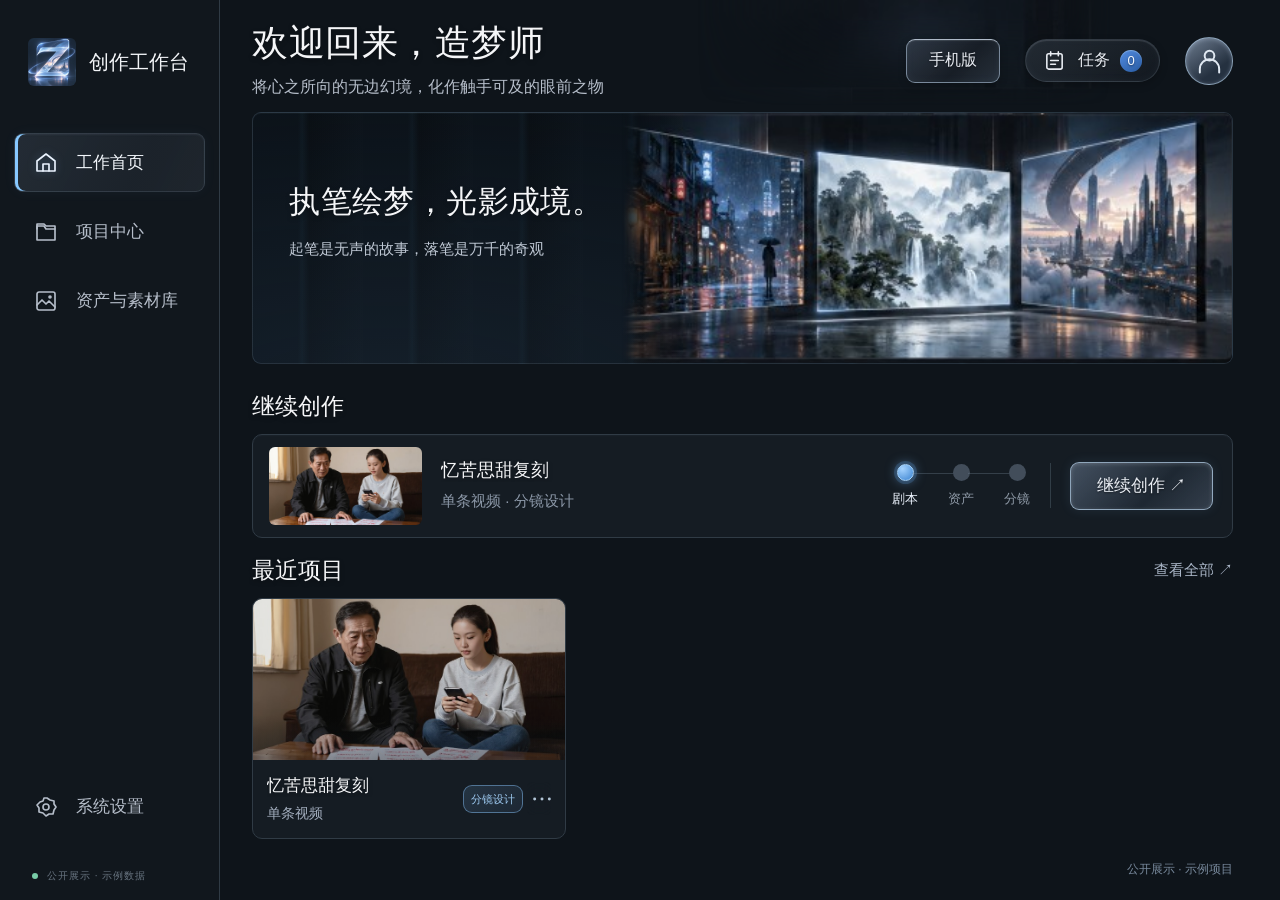
<file: index.html>
<!doctype html><html lang="zh-CN"><head><meta charset="utf-8"><meta name="viewport" content="width=device-width,initial-scale=1"><meta name="color-scheme" content="dark"><title>创作工作台 · 公开展示</title><link rel="stylesheet" href="./style.css"><link rel="stylesheet" href="./theme.css"><link rel="stylesheet" href="./project-polish.css"><link rel="stylesheet" href="./asset-ui.css"><script>if(matchMedia("(max-width: 760px)").matches && !new URLSearchParams(location.search).has("desktop")) location.replace("./mobile.html"+location.hash)</script><script type="importmap">{"imports":{"./storyboard-ui.js":"./storyboard-ui.js?v=3","./asset-ui.js":"./asset-ui.js?v=3","./demo-data.js?v=2":"./demo-data.js?v=3"}}</script></head><body class="public-demo"><div id="app"><div class="boot"><div class="loading-card"><span class="loading-ring" aria-hidden="true"></span><h2>正在加载，请稍候。</h2><span class="skeleton"></span><span class="skeleton"></span><span class="skeleton"></span></div></div></div><div id="toast" role="status"></div><div id="dialog-root"></div><script type="module" src="./app.js?v=3"></script><script type="module" src="./home-copy.js"></script></body></html>
</file>
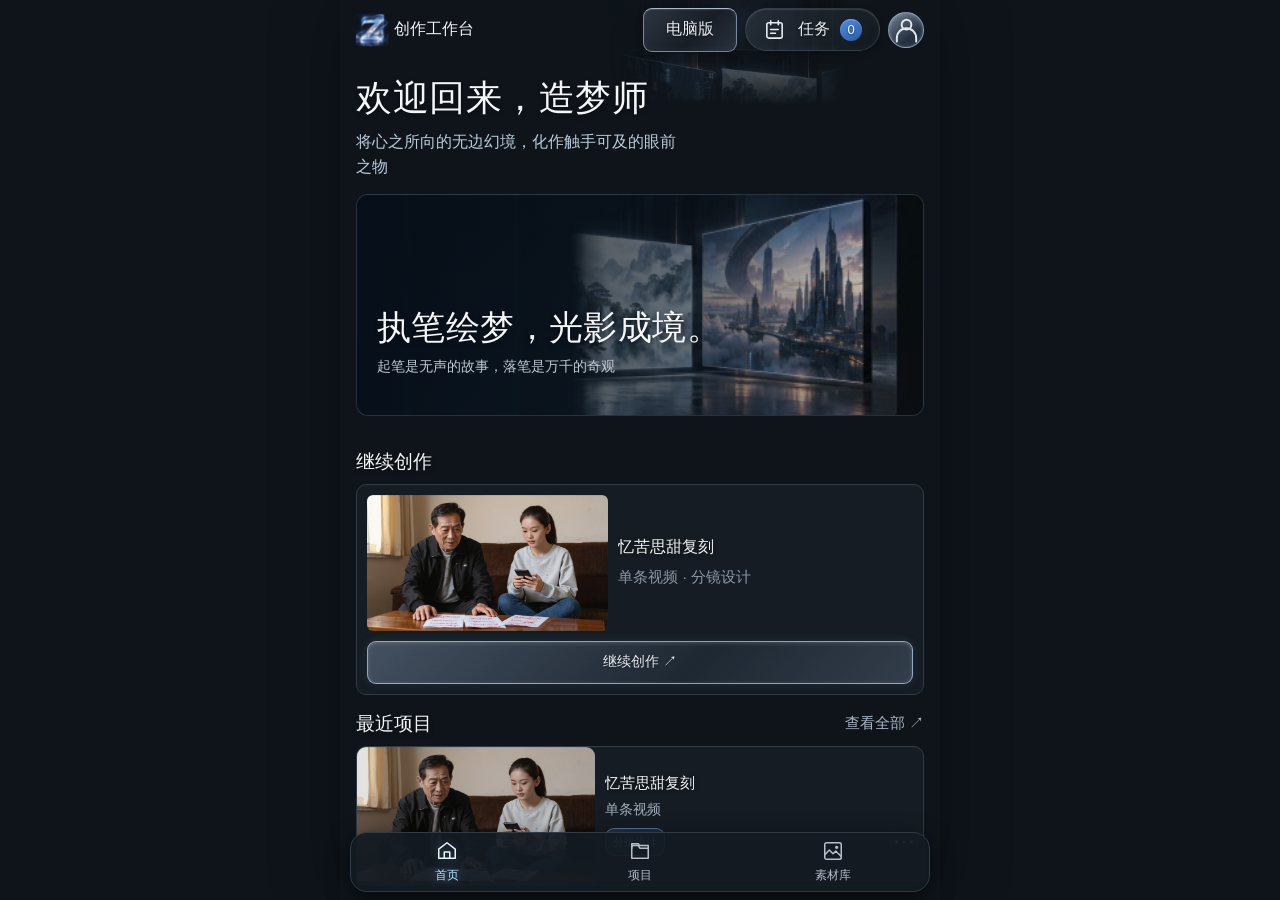
<file: mobile.html>
<!doctype html><html lang="zh-CN"><head><meta charset="utf-8"><meta name="viewport" content="width=device-width,initial-scale=1,viewport-fit=cover"><meta name="color-scheme" content="dark"><title>创作工作台 · 手机端</title><link rel="stylesheet" href="./style.css"><link rel="stylesheet" href="./theme.css"><link rel="stylesheet" href="./project-polish.css"><link rel="stylesheet" href="./asset-ui.css"><link rel="stylesheet" href="./mobile.css"><link rel="stylesheet" href="./demo-mobile.css?v=2"><script type="importmap">{"imports":{"./storyboard-ui.js":"./storyboard-ui.js?v=3","./asset-ui.js":"./asset-ui.js?v=3","./demo-data.js?v=2":"./demo-data.js?v=3"}}</script></head><body class="mobile-entry public-demo"><div id="app"><div class="boot"><div class="loading-card"><span class="loading-ring" aria-hidden="true"></span><h2>正在加载，请稍候。</h2><span class="skeleton"></span><span class="skeleton"></span><span class="skeleton"></span></div></div></div><div id="toast" role="status"></div><div id="dialog-root"></div><script type="module" src="./app.js?v=3"></script><script type="module" src="./home-copy.js"></script></body></html>
</file>
<file: style.css>
:root{font-family:"Microsoft YaHei UI","Microsoft YaHei","Segoe UI",sans-serif;color:#e9eef4;background:#0a0f15;font-size:14px;--muted:#8794a4;--line:#25323f;--cyan:#79dcec;--surface:#111b25;--green:#77c9a7;--amber:#e2bb7d}*{box-sizing:border-box}body{margin:0}button,input,textarea,select{font:inherit}button,a,input,textarea,select{-webkit-tap-highlight-color:transparent}button,a{touch-action:manipulation}button{cursor:pointer}button:disabled{cursor:not-allowed;opacity:.4}a{color:inherit;text-decoration:none}button{border:1px solid #344655;background:linear-gradient(145deg,#213140,#15212c);color:#e8eef4;padding:11px 17px;border-radius:7px;transition:background .16s,border-color .16s,transform .16s}button:hover:not(:disabled){border-color:#7a9cae;background:#263c4d}button:active:not(:disabled){transform:translateY(1px)}button.primary{color:#071b25;background:#88d9e5;border-color:#b2f5ff;font-weight:700;box-shadow:0 2px 16px #62cbda13}button.primary:hover:not(:disabled){background:#b2f0f5}button.ghost{background:transparent;border-color:transparent;color:#a9b7c5}button.small{padding:7px 11px;font-size:12px}button.text{background:transparent;border:0;color:var(--cyan);padding:3px 0}button.danger{color:#f1b6ad}button:focus-visible,a:focus-visible{outline:2px solid var(--cyan);outline-offset:4px}input,textarea,select{color:#e4edf4;background:#0c151e;border:1px solid #304252;border-radius:6px;padding:11px 13px;outline:none;width:100%;transition:border-color .16s}input:focus,textarea:focus,select:focus{border-color:var(--cyan)}textarea{resize:vertical;line-height:1.85;min-height:112px}input::placeholder,textarea::placeholder{color:#617182}h1,h2,h3,h4,p{margin-top:0}h1{font-size:36px;letter-spacing:1px;font-weight:650}h2{font-size:23px;font-weight:600}h3{font-size:17px;font-weight:600}p{line-height:1.8;color:#a8b5c3}.muted{color:var(--muted)}.cyan{color:var(--cyan)}.eyebrow{font-size:11px;letter-spacing:2.5px;color:#7e939f;text-transform:uppercase}.layout{min-height:100vh;display:grid;grid-template-columns:220px minmax(0,1fr)}.sidebar{position:fixed;width:220px;inset:0 auto 0 0;background:linear-gradient(180deg,#0d1923,#0b131b);border-right:1px solid #26323e;display:flex;flex-direction:column;padding:30px 17px;z-index:10}.brand{display:flex;gap:12px;align-items:center;margin:0 8px 45px;font-size:20px;white-space:nowrap}.brand-mark{font-size:31px;color:#9ab5ce;line-height:1}.nav{display:flex;flex-direction:column;gap:9px}.nav a{display:flex;align-items:center;gap:16px;border:1px solid transparent;padding:14px 17px;border-radius:6px;color:#9daebc}.nav a.active{color:#ddf7ff;border-color:#40677c;background:linear-gradient(90deg,#153b50aa,#1c2f3d);box-shadow:inset 3px 0 0 #90e4f2}.icon{display:inline-flex;width:19px;height:19px;align-items:center;justify-content:center;flex-shrink:0}.icon svg{width:100%;height:100%;fill:none;stroke:currentColor;stroke-width:1.6;stroke-linecap:round;stroke-linejoin:round}.sidebar-bottom{margin-top:auto}.local-label{font-size:11px;letter-spacing:1px;color:#677d8e;margin:22px 15px 0;display:flex;gap:9px;align-items:center}.dot{display:inline-block;width:6px;height:6px;border-radius:50%;background:#78cca7}.main{grid-column:2;min-width:0}.topbar{height:70px;padding:0 38px;display:flex;align-items:center;justify-content:space-between;border-bottom:1px solid #202d38;background:#0e1720b8}.breadcrumbs{color:#91a1af;font-size:13px;display:flex;align-items:center;gap:14px}.breadcrumbs b{font-weight:400;color:#d7e2eb}.topright{display:flex;gap:18px;align-items:center}.topright button{padding:8px 13px;font-size:12px}.avatar{width:31px;height:31px;background:#243745;border:1px solid #40596a;border-radius:50%;display:grid;place-items:center;font-size:11px;color:#c4d5e2}.content{max-width:1500px;margin:auto;padding:38px 40px 70px}.welcome{display:flex;align-items:end;justify-content:space-between;margin:7px 0 32px}.welcome h1{margin-bottom:12px}.welcome p{margin:0}.date{color:#6b8292;font-size:12px;padding-bottom:5px}.start-card{position:relative;overflow:hidden;min-height:235px;border:1px solid #314859;border-radius:10px;background:radial-gradient(ellipse at 88% 20%,#234d5e 0,transparent 55%),linear-gradient(110deg,#15232f,#101c26);padding:34px 38px;margin-bottom:34px;display:flex;align-items:center;justify-content:space-between;gap:25px}.start-card h2{font-size:29px;letter-spacing:1px;margin-bottom:11px}.start-card p{max-width:510px;margin-bottom:24px}.start-card .eyebrow{margin-bottom:14px;color:#7db9c9}.start-art{width:250px;height:155px;position:relative;transform:rotate(-8deg);flex-shrink:0}.art-frame{position:absolute;border:1px solid #7597a269;background:linear-gradient(145deg,#52708545,#0e202c);width:180px;height:115px;left:30px;top:20px;border-radius:7px;box-shadow:0 20px 35px #0005}.art-frame:first-child{transform:translate(20px,-16px) rotate(12deg)}.art-frame:last-child{background:linear-gradient(130deg,#1c3e4f,#102532);display:flex;align-items:center;justify-content:center}.art-frame .icon{width:35px;height:35px;color:#87c9d4}.art-frame:after{content:"";position:absolute;bottom:11px;left:14px;right:14px;height:1px;background:#486879}.section-head{display:flex;align-items:center;justify-content:space-between;margin:27px 0 18px}.section-head h2{font-size:19px;margin:0}.section-head span{font-size:12px}.grid{display:grid;grid-template-columns:repeat(3,minmax(0,1fr));gap:20px}.project-card{border:1px solid #2b3c49;border-radius:9px;overflow:hidden;background:#121d27;transition:transform .18s,border-color .18s}.project-card:hover{transform:translateY(-3px);border-color:#6f9cac}.cover{position:relative;aspect-ratio:1.85;background:radial-gradient(ellipse at 65% 30%,#2e5162,transparent 70%),linear-gradient(145deg,#1b2d3a,#111b26);overflow:hidden}.cover img{width:100%;height:100%;object-fit:cover;filter:brightness(.65);transition:filter .2s}.cover:after{content:"";position:absolute;inset:0;background:linear-gradient(transparent 35%,#101d29cf)}.cover-mark{position:absolute;left:22px;bottom:17px;z-index:1;color:#b6cfdb;font-size:34px;font-weight:200}.cover .badge{position:absolute;right:12px;top:12px;z-index:2}.project-info{padding:20px}.project-info h3{font-size:17px;margin-bottom:9px}.project-info p{font-size:12px;margin-bottom:19px;white-space:nowrap;overflow:hidden;text-overflow:ellipsis}.project-meta{display:flex;justify-content:space-between;align-items:center;font-size:11px;color:#8396a5}.badge{display:inline-flex;align-items:center;gap:6px;line-height:1.3;padding:5px 9px;border:1px solid #345161;border-radius:4px;background:#17344390;color:#a9d7e4;font-size:11px;white-space:nowrap}.badge.green{color:#96dcc0;background:#153c3266;border-color:#2a6250}.badge.amber{color:#e4c58e;background:#3d302277;border-color:#685334}.badge.gray{color:#9fafbc;background:#1b2630;border-color:#33414c}.empty{border:1px dashed #334653;border-radius:9px;text-align:center;padding:43px 24px;color:#8c9eae;background:#111b2459}.empty .icon{width:33px;height:33px;margin-bottom:15px;color:#638a9f}.empty h3{color:#cad8e3}.empty p{font-size:13px;max-width:510px;margin:0 auto 20px}.notice{border:1px solid #344b5d;border-left:3px solid #6ba8bd;background:#14263277;border-radius:6px;padding:12px 15px;line-height:1.8;font-size:12px;color:#a8c3d1;margin:16px 0}.notice.amber{border-color:#5d4a32;border-left-color:#c8a461;background:#30271d65;color:#d9c49e}.hero{position:relative;overflow:hidden;min-height:198px;background:radial-gradient(ellipse at 80% 10%,#284e60,transparent 70%),#122330;border:1px solid #2c4453;border-radius:9px;padding:34px 31px;display:flex;align-items:center;justify-content:space-between;gap:20px}.hero-bg{position:absolute;inset:0;width:100%;height:100%;object-fit:cover;opacity:.25;filter:saturate(.5)}.hero:after{content:"";position:absolute;inset:0;background:linear-gradient(90deg,#0b1923e8 5%,#10243295 65%,#10243240)}.hero>*:not(.hero-bg){z-index:1;position:relative}.hero h1{font-size:35px;line-height:1.35;margin-bottom:9px}.hero p{max-width:650px;margin:0}.hero .eyebrow{margin-bottom:13px}.hero-actions{align-self:flex-start}.work-nav{display:flex;justify-content:space-between;align-items:center;background:#121e29;border:1px solid #2a3d4d;border-radius:7px;margin:13px 0 22px;padding:0 18px;gap:12px}.tabs{display:flex;gap:27px;align-items:center}.tabs button{background:transparent;border:0;border-bottom:2px solid transparent;border-radius:0;padding:19px 4px;color:#9facb9;white-space:nowrap}.tabs button.active{border-bottom-color:#8cdeeb;color:#9ae9f3}.tabs button .icon{vertical-align:middle;margin-right:8px}.episode-select{width:185px;background:#152632;font-size:13px;padding:8px}.panel{border:1px solid #283b49;background:linear-gradient(145deg,#111e28,#0e1922);border-radius:8px;padding:25px;margin-bottom:18px}.panel-top{display:flex;justify-content:space-between;align-items:flex-start;gap:20px;margin-bottom:23px}.panel-top h2{margin-bottom:7px}.panel-top p{font-size:13px;margin:0}.steps{display:flex;align-items:center;gap:7px;color:#7c91a1;font-size:11px;white-space:nowrap}.step{display:flex;align-items:center;gap:6px}.step b{width:22px;height:22px;display:grid;place-items:center;border:1px solid #41596a;border-radius:50%;font-size:10px}.step.active{color:#a2e2ed}.step.active b{background:#8bddea;border-color:#8bddea;color:#0e2431}.step-line{height:1px;width:23px;background:#3c5060}.two-col{display:grid;grid-template-columns:minmax(0,.85fr) minmax(0,1.15fr);gap:21px}.video-wrap{position:relative;background:#080f16;border:1px solid #2a3d4b;border-radius:7px;overflow:hidden;aspect-ratio:16/10;display:flex;align-items:center;justify-content:center}.video-wrap video{width:100%;height:100%;max-height:360px;object-fit:contain}.video-placeholder{text-align:center;padding:25px}.video-placeholder .icon{width:43px;height:43px;color:#718f9e}.video-placeholder p{font-size:12px;margin-top:16px}.file-info{display:flex;justify-content:space-between;align-items:center;gap:10px;margin:12px 0 16px;color:#8fa2b2;font-size:12px;word-break:break-all}.toolbar{display:flex;gap:10px;flex-wrap:wrap;align-items:center}.divider{height:1px;background:#263947;margin:22px 0}.dimension-tabs{display:flex;gap:6px;flex-wrap:wrap;margin:18px 0}.dimension-tabs button{font-size:12px;padding:8px 11px;background:#132532;color:#9cb2c0;border-color:#2c4251}.dimension-tabs button.active{color:#9be3ec;border-color:#6396aa;background:#1b3a49}.field{margin-bottom:16px}.field label{font-size:12px;color:#b4c5d1;display:block;margin-bottom:8px}.field .help{font-size:11px;line-height:1.7;color:#8096a5;margin-top:7px}.field textarea.compact{min-height:73px;font-size:13px}.field input{font-size:13px}.evidence{display:flex;gap:6px;flex-wrap:wrap;margin-top:7px}.evidence button{font-size:10px;padding:3px 7px;color:#8dbacf;background:#152b38;border:1px solid #304a5a}.insight{padding:15px 17px;border:1px solid #304958;border-radius:6px;background:#152a363d;font-size:13px;line-height:1.9;margin-top:16px}.insight strong{color:#bfdeea;font-size:12px;display:block;margin-bottom:5px}.insight p{margin:0;color:#99b1c1}.sticky-actions{display:flex;justify-content:space-between;align-items:center;border-top:1px solid #293d4a;padding-top:20px;margin-top:22px;gap:12px}.save{font-size:11px;color:#92b5a9}.save.error{color:#edb0a2}.category-row{display:flex;gap:12px;margin:20px 0}.category{flex:1;border:1px solid #344a58;border-radius:7px;padding:17px;background:#13232e;cursor:pointer}.category.selected{border-color:#83c5d5;background:#1a3746;box-shadow:inset 0 0 0 1px #83c5d520}.category h3{font-size:14px;margin-bottom:8px}.category p{font-size:11px;margin:0}.candidate-grid{display:grid;grid-template-columns:repeat(3,minmax(0,1fr));gap:16px}.candidate{background:#101e29;border:1px solid #344a59;border-radius:8px;overflow:hidden;display:flex;flex-direction:column}.candidate-head{padding:23px 21px;background:linear-gradient(140deg,#203846,#142530);border-bottom:1px solid #334a58;min-height:165px}.candidate-index{color:#82c9d8;font-size:11px;letter-spacing:2px;margin-bottom:14px}.candidate h3{line-height:1.6;margin-bottom:10px}.candidate-head p{font-size:12px;margin:0}.candidate-body{padding:19px 21px;flex:1}.beat{margin:0 0 18px;padding-bottom:15px;border-bottom:1px solid #253b48}.beat:last-child{border:0}.beat-action{font-size:11px;line-height:1.9;color:#8ba2b1;margin-bottom:8px}.dialogue{font-size:12px;color:#cfdae2;line-height:1.95;white-space:pre-line}.candidate-footer{padding:0 20px 20px}.candidate-footer button{width:100%}.quality{font-size:12px;color:#b9aa8d;line-height:1.8;background:#29251c55;border:1px solid #4b4230;padding:15px;border-radius:6px;margin-top:18px}.quality summary{cursor:pointer;color:#d0bc95}.quality ul{padding-left:19px;margin-bottom:0}.editor{min-height:400px;line-height:2;font-size:14px}.settings-grid{display:grid;grid-template-columns:1fr 1fr;gap:22px}.settings-grid .panel{margin:0}.setting-row{display:flex;justify-content:space-between;align-items:center;margin:22px 0;gap:15px}.setting-row p{margin:4px 0 0;font-size:12px}.metric{font-size:34px;color:#c0e6ed;font-weight:300;margin:23px 0 8px}.metric small{font-size:12px;color:#899fac;margin-left:8px}.task-row{border:1px solid #314450;border-radius:7px;background:#12212d;padding:17px;margin:13px 0;display:flex;gap:15px;justify-content:space-between;align-items:center}.task-row h3{font-size:14px;margin:0 0 6px}.task-row p{font-size:12px;margin:0}.spinner{width:14px;height:14px;border:2px solid #315461;border-top-color:#86dce8;border-radius:50%;display:inline-block;animation:spin .8s linear infinite;vertical-align:middle;margin-right:7px}@keyframes spin{to{transform:rotate(360deg)}}#toast{position:fixed;bottom:28px;left:calc(50% + 80px);transform:translateX(-50%);padding:13px 23px;max-width:80vw;background:#213543;border:1px solid #597787;border-radius:7px;z-index:100;box-shadow:0 8px 30px #0006;display:none;font-size:13px}#toast.visible{display:block}.overlay{position:fixed;inset:0;background:#020a12b8;backdrop-filter:blur(5px);display:flex;align-items:center;justify-content:center;z-index:40;padding:25px}.modal{border:1px solid #40586b;border-radius:11px;background:#111f2a;padding:29px;width:520px;max-width:100%;max-height:90vh;overflow:auto;box-shadow:0 30px 90px #0007}.modal.wide{width:900px}.modal h2{font-size:23px;margin-bottom:10px}.modal p{font-size:13px}.modal .field{margin-top:21px}.modal-actions{display:flex;justify-content:end;gap:12px;margin-top:25px}.modal pre{white-space:pre-wrap;word-break:break-word;font-size:12px;color:#acbecb;background:#0b1720;padding:18px;border-radius:5px;max-height:50vh;overflow:auto;line-height:1.7}.history-row{display:flex;align-items:center;justify-content:space-between;padding:13px 0;border-bottom:1px solid #2d3e49;font-size:12px}.boot{padding:60px;color:#b2cfdf}.busy{opacity:.6;pointer-events:none}.inline-file{display:none}.check{width:auto}.status-line{font-size:12px;color:#7d99aa;margin-top:18px}.mobile-brand{display:none}.issue-list{font-size:12px;color:#dac2a1;line-height:1.9;overflow-wrap:anywhere}.search{max-width:270px;font-size:12px}.notes-box{min-height:90px}.data-note{font-size:11px;color:#728b9d;margin-top:25px;text-align:right}
@media(min-width:1700px){.content{padding-top:45px}.start-card{min-height:270px}.hero{min-height:220px}}
@media(max-width:1180px){.layout{grid-template-columns:185px minmax(0,1fr)}.sidebar{width:185px;padding:25px 10px}.brand{font-size:17px;gap:9px}.brand-mark{font-size:26px}.nav a{gap:12px;padding:13px}.content{padding:28px 25px 55px}.topbar{padding:0 25px}.tabs{gap:14px}.episode-select{width:150px}.steps{display:none}.grid{grid-template-columns:repeat(2,minmax(0,1fr))}.candidate-grid{grid-template-columns:1fr}.candidate{display:grid;grid-template-columns:250px 1fr}.candidate-head{grid-row:span 2;border-right:1px solid #334a58;border-bottom:0}.candidate-body{max-height:450px;overflow:auto}.candidate-footer{grid-column:2;padding-top:12px}.two-col{grid-template-columns:1fr 1.12fr}.hero h1{font-size:29px}.hero-actions{display:none}}
@media(max-width:760px){.layout{display:block}.sidebar{position:fixed;inset:auto 0 0;width:100%;height:68px;padding:0;background:#101f2bf2;border-right:0;border-top:1px solid #3b5362;flex-direction:row;align-items:center;justify-content:center;backdrop-filter:blur(10px)}.brand,.sidebar-bottom,.local-label{display:none}.nav{flex-direction:row;width:100%;justify-content:space-around;gap:0}.nav a{flex-direction:column;gap:4px;font-size:10px;padding:7px 14px;border:0}.nav a.active{background:transparent;box-shadow:none;color:#9ee4ef}.nav a .icon{width:20px;height:20px}.main{width:100%}.topbar{height:59px;padding:0 18px}.breadcrumbs{font-size:11px;gap:9px}.topright{gap:10px}.topright button{padding:6px 9px}.avatar{display:none}.content{padding:26px 17px 100px}.welcome{align-items:start}.welcome h1{font-size:27px}.welcome p{font-size:12px}.date{display:none}.start-card{padding:25px;min-height:240px}.start-card h2{font-size:24px}.start-card p{font-size:12px}.start-art{display:none}.grid{grid-template-columns:1fr}.hero{padding:24px 20px;min-height:175px}.hero h1{font-size:26px}.hero p{font-size:12px}.work-nav{padding:0 10px;overflow-x:auto}.tabs{gap:16px}.tabs button{padding:16px 0;font-size:12px}.tabs button .icon{display:none}.episode-select{width:115px;min-width:115px;font-size:11px}.panel{padding:19px 16px}.panel-top h2{font-size:21px}.two-col,.settings-grid{grid-template-columns:1fr}.two-col{gap:24px}.video-wrap{aspect-ratio:16/9}.category-row{flex-direction:column;gap:9px}.category{padding:13px 16px}.category h3{margin-bottom:4px}.candidate{display:flex}.candidate-head{border-right:0;border-bottom:1px solid #334a58;min-height:140px}.candidate-body{max-height:none}.candidate-footer{padding-top:0}.sticky-actions{flex-wrap:wrap}.sticky-actions .toolbar{width:100%;justify-content:end}.hero .badge{font-size:10px}.modal{padding:24px 20px}.modal-actions{flex-wrap:wrap}#toast{left:50%;bottom:87px;max-width:91vw;width:max-content}.toolbar button{padding:10px 12px;font-size:12px}.welcome button{padding:10px;font-size:11px}.data-note{text-align:left}.section-head{gap:10px}.search{max-width:190px}.editor{min-height:360px}}
@media(prefers-reduced-motion:reduce){*{transition:none!important;animation:none!important}}
</file>
<file: theme.css>
/* 统一视觉依据：PC交付包当前确认版01/02/07/19/23/36。
   style.css保留基础布局；此文件统一材质、字号、交互和响应式细节。 */
:root {
  --canvas: #090d11;
  --ink: #f2f4f7;
  --muted: #a2aab6;
  --line: rgba(145, 166, 190, .23);
  --cyan: #a9d8ff;
  --surface: rgba(23, 29, 36, .78);
  --glass: linear-gradient(135deg, rgba(54, 64, 78, .78), rgba(25, 31, 39, .9) 58%, rgba(47, 57, 69, .77));
  --card: linear-gradient(135deg, rgba(30, 36, 44, .8), rgba(14, 20, 26, .92));
  --silver: #a8b8cb;
  --blue-glow: rgba(94, 166, 239, .27);
  font-family: "Microsoft YaHei UI", "Microsoft YaHei", "PingFang SC", sans-serif;
  font-size: 16px;
  color: var(--ink);
  background: var(--canvas);
  font-synthesis: none;
  text-rendering: optimizeLegibility;
  -webkit-font-smoothing: antialiased;
}
body {
  background: radial-gradient(ellipse at 73% 0%, rgba(71, 89, 112, .14), transparent 47%),
    repeating-linear-gradient(118deg, transparent 0 165px, rgba(168, 189, 208, .012) 167px, transparent 230px), #090d11;
}
button, .button-link {
  position: relative;
  min-height: 44px;
  padding: 10px 22px;
  color: #e9edf3;
  background: var(--glass);
  border: 1px solid rgba(168, 188, 210, .64);
  border-top-color: rgba(216, 229, 244, .78);
  border-radius: 9px;
  box-shadow: inset 0 1px 1px rgba(241, 247, 255, .13), inset 0 -1px 9px rgba(174, 199, 225, .045), 0 3px 8px #0003;
  backdrop-filter: blur(16px);
  -webkit-backdrop-filter: blur(16px);
  font-size: 16px;
  font-weight: 500;
  text-shadow: 0 1px 2px #0007;
  transition: border-color 180ms, box-shadow 180ms, background 180ms, transform 180ms;
}
button:hover:not(:disabled), .button-link:hover {
  color: #fff;
  background: linear-gradient(135deg, rgba(73, 86, 103, .88), rgba(32, 41, 52, .91) 60%, rgba(54, 66, 81, .88));
  border-color: #c2d8f2;
  box-shadow: inset 0 1px 3px #e5f2ff2b, 0 0 15px #83b9f32b;
}
button.primary {
  color: #f8fbff;
  background: linear-gradient(135deg, rgba(72, 94, 118, .9), rgba(28, 43, 57, .94) 57%, rgba(53, 74, 94, .88));
  border-color: #a8d0f7;
  border-top-color: #e1efff;
  box-shadow: inset 0 1px 4px #e2f1ff40, inset 0 -2px 11px #8dcaff20, 0 0 18px #6faaf52e;
  font-weight: 600;
}
button.primary:hover:not(:disabled) {
  color: #fff;
  background: linear-gradient(135deg, #586d84e8, #253b4ef5 58%, #47637ee8);
  border-color: #e0f1ff;
  box-shadow: inset 0 1px 4px #f1f8ff55, inset 0 -2px 14px #9edaff35, 0 0 22px #7abafa4d;
}
button:active:not(:disabled) { transform: translateY(1px); box-shadow: inset 0 2px 7px #0006, 0 0 9px #92c4ff26; }
button:disabled { opacity: .38; box-shadow: none; text-shadow: none; }
button.ghost, button.text { min-height: auto; background: transparent; box-shadow: none; border-color: transparent; backdrop-filter: none; color: #bac6d5; }
button.text { color: #acd2f5; }
button.small { min-height: 36px; padding: 6px 14px; font-size: 14px; }
button:focus-visible, a:focus-visible { outline: 2px solid #b7dfff; outline-offset: 4px; }
.icon { width: 23px; height: 23px; vertical-align: middle; }
button .icon { margin-right: 5px; }
.icon svg { stroke-width: 1.65; }
p { color: #afb7c3; line-height: 1.7; }
h1, h2, h3 { color: #f5f6f8; text-shadow: 0 2px 5px #0005; }
h1 { font-size: 36px; font-weight: 700; letter-spacing: .5px; }
h2 { font-size: 27px; font-weight: 650; }
h3 { font-size: 20px; font-weight: 600; }
.eyebrow { display: none; }
.layout { grid-template-columns: 240px minmax(0, 1fr); }
.sidebar { width: 240px; padding: 35px 16px 24px; background: radial-gradient(ellipse at 20% 50%, #323c4626, transparent 75%), linear-gradient(110deg, #101419, #0c1014); border-color: #98aec414; }
.brand { margin: 3px 22px 47px; gap: 15px; font-size: 21px; font-weight: 650; }
.brand-mark { width: 36px; height: 43px; display: inline-flex; color: #cbd9e7; }
.brand-mark svg { width: 100%; height: 100%; filter: drop-shadow(0 2px 3px #0005); }
.nav { gap: 10px; }
.nav a { min-height: 59px; padding: 15px 22px; gap: 18px; color: #b6beca; font-size: 18px; border-radius: 9px; }
.nav a.active { color: #f2f6fb; border-color: #b9cee421; background: linear-gradient(115deg, #59687943, #30394557 65%, #49535e40); box-shadow: inset 3px 0 0 #87c8ff, inset 0 1px 2px #c9dcf413, 0 0 13px #82c0ff0c; }
.nav a.active .icon { color: #ebf4ff; filter: drop-shadow(0 0 4px #85bfff45); }
.nav a:not(.active):hover { color: #e6eff8; background: #aabbd00a; }
.local-label { margin: 14px 21px 0; font-size: 10px; color: #687480; line-height: 1.6; }
.topbar { min-height: 68px; height: 68px; padding: 0 43px; border-color: #94aac317; background: linear-gradient(90deg, #11181d50, #11171d18); }
.breadcrumbs { font-size: 16px; color: #b7c1cf; }
.breadcrumbs b { color: #e5eaf1; }
.topright { gap: 25px; }
.topright button { display: inline-flex; align-items: center; gap: 7px; min-height: 43px; padding: 8px 17px; border-radius: 24px; font-size: 16px; border-color: #adbed12b; background: linear-gradient(145deg, #303943a1, #151b22b8); }
.task-count { min-width: 22px; height: 22px; display: inline-grid; place-items: center; margin-left: 3px; border-radius: 50%; background: linear-gradient(145deg, #538ce1, #285ba2); font-size: 13px; color: #f4f9ff; box-shadow: inset 0 1px 1px #c7e5ff66; }
.avatar { width: 48px; height: 48px; border-color: #b7d3eb9c; background: linear-gradient(145deg, #6f7e91, #253140 68%); box-shadow: inset 0 1px 4px #c8dcf455; }
.avatar .icon { width: 29px; height: 29px; color: #e0e8f1; }
.content { max-width: 1740px; padding: 30px 43px 65px; }
.welcome { margin: 0 0 28px; align-items: center; min-height: 69px; }
.welcome h1 { margin: 0 0 7px; line-height: 1.25; }
.welcome p { font-size: 19px; color: #b6beca; }
.page-home .topbar { position: absolute; right: 0; top: 34px; height: 53px; min-height: 0; padding-right: 43px; z-index: 3; border: 0; background: none; }
.page-home .breadcrumbs { display: none; }
.page-home .content { padding-top: 35px; }
.page-home .welcome { margin-bottom: 24px; padding-right: 220px; }
.page-home .welcome p { font-size: 20px; }
.page-home .welcome h1 { font-size: 36px; }
.date { display: none; }
.start-card { display: flex; align-items: center; padding: 30px 3.7%; aspect-ratio: 1270 / 316; min-height: 258px; margin-bottom: 29px; border-color: #91adc533; border-radius: 9px; background: radial-gradient(ellipse at 14% 110%, #283b4e50, transparent 75%), repeating-linear-gradient(90deg, #0b1219 0 45px, #0e1820 49px, #090e13 56px, #0c131a 110px); box-shadow: inset 0 1px 1px #c7d8ef0c; }
.start-art { position: absolute; inset: 0; width: auto; height: auto; transform: none; background-image: url('./assets/home-reference.svg'); background-repeat: no-repeat; background-size: 124.882% auto; background-position: 87.975% 19.527%; clip-path: inset(0 0 0 37.7%); mask-image: linear-gradient(90deg, transparent 37.7%, #000 40.5%); pointer-events: none; }
.start-art::after { content: ''; position: absolute; inset: 0; background: linear-gradient(90deg, #0b1219 35%, transparent 44%); }
.start-copy { position: relative; z-index: 1; width: 54%; }
.start-card h2 { font-size: clamp(27px, 2.45vw, 42px); font-weight: 700; margin: 0 0 13px; letter-spacing: .3px; white-space: nowrap; }
.start-card p { color: #c0c9d5; font-size: clamp(15px, 1.3vw, 21px); margin: 0 0 35px; white-space: nowrap; }
.start-card button.primary { min-width: 247px; min-height: 58px; font-size: 19px; background: linear-gradient(135deg, #4c596dcb, #1c252edb 60%, #394450d6); }
.start-card button.primary .icon { width: 25px; height: 25px; margin-right: 8px; }
.section-head { margin: 25px 0 15px; }
.section-head h2 { font-size: 25px; font-weight: 650; }
.section-head span, .section-head a { font-size: 15px; color: #a9b5c6; }
.section-head .text { font-size: 14px; }
.resume-card { display: flex; align-items: center; gap: 26px; padding: 12px 28px 12px 16px; min-height: 113px; background: var(--card); border: 1px solid var(--line); border-radius: 10px; box-shadow: inset 0 1px 2px #d4e6ff0a; }
.resume-cover { flex: 0 0 195px; height: 88px; border-radius: 6px; overflow: hidden; background: #17222d; }
.resume-cover img { width: 100%; height: 100%; object-fit: cover; }
.resume-description { flex: 1; min-width: 0; }
.resume-description h3 { margin: 0 0 6px; font-size: 20px; overflow: hidden; text-overflow: ellipsis; white-space: nowrap; }
.resume-description p { margin: 0; font-size: 15px; color: #8c98a8; }
.resume-stages { display: flex; gap: 44px; padding: 0 28px; border-right: 1px solid #8dabc03b; }
.resume-stage { position: relative; text-align: center; color: #8f9aa7; font-size: 13px; }
.resume-stage:not(:last-child)::after { content: ''; position: absolute; width: 58px; height: 1px; background: #72839755; left: 20px; top: 10px; }
.resume-stage i { display: block; width: 17px; height: 17px; border-radius: 50%; background: #424d5a; margin: 1px auto 9px; }
.resume-stage.active { color: #eef5ff; }
.resume-stage.active i { background: radial-gradient(circle at 30% 25%, #a5d3ff, #3b83d0); border: 1px solid #a9d7ff; box-shadow: 0 0 0 3px #64aaf431, 0 0 12px #79baff99; }
.resume-card .button-link { display: inline-flex; min-width: 169px; justify-content: center; gap: 8px; align-items: center; }
.grid { gap: 19px; }
.project-card { background: var(--card); border-color: #879db32a; border-radius: 10px; box-shadow: inset 0 1px 1px #c3d5ed0b; transform: translateZ(0); }
.project-card:hover { border-color: #a8d5ff; transform: translateY(-2px); box-shadow: 0 0 0 1px #a7d7ff19, 0 0 19px #78b8f733; }
.cover { aspect-ratio: 1.94; background: radial-gradient(ellipse at 55% 30%, #44556a, #171e28 75%); }
.cover img { filter: brightness(.91) saturate(.85); transition: filter 200ms, transform 200ms; }
.cover:after { background: linear-gradient(transparent 73%, #11171d66); }
.cover-mark { display: none; }
.cover .badge { display: none; }
.cover-entry { position: absolute; inset: 0; display: grid; place-items: center; z-index: 2; opacity: 0; transition: opacity 180ms; }
.cover-entry span { padding: 12px 19px; background: var(--glass); border: 1px solid #c3d9ed; border-radius: 9px; box-shadow: inset 0 1px 4px #daedff3b, 0 0 16px #81bdff38; font-size: 17px; backdrop-filter: blur(8px); }
@media(hover:hover) { .project-card:hover .cover img { filter: brightness(.57) blur(4px); transform: scale(1.035); } .project-card:hover .cover-entry { opacity: 1; } }
.project-info { padding: 15px 17px 17px; }
.project-heading { display: flex; align-items: center; justify-content: space-between; gap: 10px; }
.project-info h3 { font-size: 19px; margin: 0 0 7px; white-space: nowrap; overflow: hidden; text-overflow: ellipsis; }
.project-info p { display: none; }
.project-meta { font-size: 14px; color: #a2adbd; line-height: 1.6; }
.project-meta .updated { font-size: 12px; color: #728091; }
.badge { font-size: 13px; border-radius: 6px; color: #bdd5ed; background: linear-gradient(135deg, #344457b3, #25303e9c); border-color: #92b2d650; padding: 5px 11px; }
.project-heading .badge { font-size: 12px; border-radius: 18px; background: #35404e7d; border-color: #8a9db31f; color: #abb8c7; }
.badge.green { color: #a2d9cd; background: #28453d6b; border-color: #6baf9955; }
.badge.amber { color: #dfc096; background: #54412a55; border-color: #b4935a60; }
.badge.gray { color: #b1bbc9; background: #333f4a75; border-color: #899dad38; }
.empty { border: 1px solid #6c92b778; border-radius: 12px; padding: 43px 24px; background: radial-gradient(ellipse at 50% 10%, #29405133, transparent 65%), linear-gradient(140deg, #152633a6, #0b1924b8); box-shadow: inset 0 1px 2px #c5e6ff0b; }
.empty .icon { width: 63px; height: 63px; color: #b3c6da; filter: drop-shadow(0 3px 2px #0008); margin-bottom: 17px; }
.empty h3 { font-size: 24px; margin-bottom: 10px; }
.empty p { font-size: 16px; color: #b6c1cf; margin-bottom: 24px; }
.empty button { min-width: 190px; }
.search-empty[hidden], .save-recovery[hidden] { display: none; }
.search-empty { margin-top: 8px; }
.search { max-width: 490px; font-size: 16px; }
.project-tools { display: flex; gap: 18px; margin: 31px 0 18px; }
.project-tools .search { flex: 1; width: auto; max-width: none; min-height: 49px; }
.project-tools select { width: 240px; }
.project-filters { display: flex; gap: 15px; margin: 0 0 23px; }
.project-filters button { min-width: 94px; background: linear-gradient(140deg, #2d353e80, #1a202780); border-color: #93a9c33b; }
.project-filters button.active { background: var(--glass); border-color: #b1d6f6; box-shadow: inset 0 1px 3px #e3f1ff28, 0 0 12px #77b8ff1c; }
input, textarea, select { color: #e8eef4; background: linear-gradient(120deg, #25313c9c, #18232dc2); border-color: #819bb73b; border-radius: 7px; padding: 12px 15px; font-size: 16px; box-shadow: inset 0 1px 2px #0003, 0 1px 0 #d3e3f008; }
input:focus, textarea:focus, select:focus { border-color: #9bc9f0; box-shadow: 0 0 0 2px #81bfff17, inset 0 1px 2px #0003; }
input::placeholder, textarea::placeholder { color: #8b97a6; }
.panel, .modal { background: radial-gradient(ellipse at 95% 0, #39516413, transparent 70%), var(--card); border-color: #8faac02e; box-shadow: inset 0 1px 2px #c9deef0a, 0 7px 24px #0001; }
.panel { border-radius: 10px; padding: 25px; }
.panel-top { margin-bottom: 22px; }
.panel-top h2 { font-size: 28px; margin-bottom: 7px; }
.panel-top p { font-size: 17px; color: #b6c1cf; }
.hero { min-height: 210px; border-radius: 8px; padding: 32px 28px; border-color: #98b0c029; background: radial-gradient(ellipse at 80% 10%, #42526659, transparent 70%), #0d1923; }
.hero-bg { opacity: .6; filter: brightness(.76) saturate(.6); }
.hero:after { background: linear-gradient(90deg, #08111be8 2%, #0c1c2d70 55%, #09131e0d); }
.hero h1 { font-size: clamp(34px, 3.5vw, 56px); margin-bottom: 12px; letter-spacing: 1px; }
.hero h1 .badge { vertical-align: middle; margin-left: 7px; font-size: 15px; font-weight: 400; letter-spacing: 0; }
.hero p { color: #d6e0ec; font-size: 19px; }
.hero-actions { margin-top: -7px; }
.hero-actions button { min-width: 158px; }
.work-nav { margin: 0 0 19px; min-height: 74px; border-color: #8eabb530; border-top-color: #93abc542; background: linear-gradient(120deg, #172733bc, #1b2832b8); box-shadow: inset 0 1px 1px #bfdeef12; backdrop-filter: blur(18px); }
.tabs { gap: 23px; }
.tabs button { min-height: 68px; padding: 18px 9px; border-radius: 0; border: 0; border-bottom: 2px solid transparent; background: transparent; box-shadow: none; color: #c0c8d4; font-size: 17px; }
.tabs button.active { color: #a8e7f6; border-bottom-color: #a4e6ff; background: linear-gradient(0deg, #74c7e60b, transparent); text-shadow: 0 0 10px #83e3ff20; }
.tabs button.active .icon { color: #a2ecff; filter: drop-shadow(0 0 5px #6ed6ff55); }
.tabs button:hover:not(:disabled) { background: #c5dbef08; box-shadow: none; }
.creation-subnav { display: flex; gap: 24px; margin: -3px 0 17px; padding: 0 3px; }
.creation-subnav button { min-height: 36px; padding: 6px 2px; background: transparent; border: 0; border-bottom: 1px solid transparent; box-shadow: none; border-radius: 0; color: #99aabc; font-size: 14px; }
.creation-subnav button.active { border-bottom-color: #b0d9fb; color: #e0efff; }
.creation-subnav button:hover:not(:disabled) { background: transparent; box-shadow: none; color: #f0f6ff; }
.episode-select { width: 190px; font-size: 16px; padding: 9px 13px; }
.steps { gap: 8px; font-size: 12px; color: #aebdcd; }
.step b { width: 24px; height: 24px; border-color: #c5d6e9; font-size: 11px; }
.step.active { color: #d6f0ff; }
.step.active b { color: #d7f4ff; background: radial-gradient(circle at 40% 35%, #315b77, #122a3b); border-color: #a7e5ff; box-shadow: 0 0 0 3px #81caff14, 0 0 10px #7bc9ff52; }
.step-line { width: 22px; background: linear-gradient(90deg, #6dc5f5, #7185985e); }
.two-col { gap: 22px; }
.two-col > div { min-width: 0; }
.analysis-panel > .two-col > div { border: 1px solid #8da9c027; border-radius: 8px; padding: 18px; background: linear-gradient(140deg, #2434403d, #10212d50); }
.analysis-panel .two-col .section-head { margin-top: 0; }
.analysis-panel .field { padding: 14px; background: linear-gradient(120deg, #30435438, #1a2b3738); border: 1px solid #809bb31c; border-radius: 8px; }
.analysis-panel .video-wrap { aspect-ratio: 16 / 10; }
.two-col h3 { font-size: 23px; }
.video-wrap { border-radius: 7px; border-color: #8aa4bc3b; background: #060d15; }
.video-placeholder p { font-size: 15px; }
.file-info { font-size: 14px; color: #aebdcc; }
.field label { color: #dce4ee; font-size: 16px; }
.field textarea.compact { font-size: 16px; min-height: 88px; line-height: 1.9; }
.field input { font-size: 16px; }
.field .help { font-size: 13px; color: #8e9fb0; }
.dimension-tabs { gap: 7px; margin: 19px 0; }
.dimension-tabs button { min-height: 35px; font-size: 13px; padding: 7px 10px; background: #24313c7a; border-color: #809ab33b; color: #becbd9; box-shadow: inset 0 1px 1px #bdd7ef08; }
.dimension-tabs button.active { background: linear-gradient(140deg, #4d657c9c, #203446be); border-color: #a2c2e2; color: #e4f0ff; box-shadow: inset 0 1px 3px #d3e9ff21, 0 0 8px #72b0e31c; }
.evidence button { min-height: 25px; font-size: 12px; padding: 3px 8px; background: #1c2c397d; color: #9fc9e6; border-color: #819fba40; border-radius: 5px; box-shadow: none; }
.notice { color: #bccfdf; background: linear-gradient(120deg, #253c4d4d, #17253166); border-color: #7e9dbb4d; border-left: 1px solid #94badb88; font-size: 14px; padding: 14px 17px; border-radius: 8px; }
.notice.amber { color: #dbc6a5; background: #4b382029; border-color: #b2925f59; border-left-color: #d2af7399; }
.insight { font-size: 15px; border-color: #829eb63b; background: linear-gradient(140deg, #25354375, #16263175); border-radius: 8px; padding: 18px; }
.insight strong { font-size: 16px; color: #e5edf4; }
.insight p { color: #aebfce; }
.category { min-height: 108px; padding: 19px; background: var(--card); border-color: #829bb63d; box-shadow: inset 0 1px 1px #c4d6ea0a; text-align: left; }
.category.selected { background: linear-gradient(135deg, #43586b70, #213341b3); border-color: #a5c9e6; box-shadow: inset 0 1px 3px #cbe6ff21, 0 0 11px #80b9ed1c; }
.category h3 { font-size: 18px; margin-bottom: 9px; }
.category p { font-size: 14px; color: #aebccc; }
.candidate-grid { gap: 18px; }
.candidate { border-color: #90abc23d; border-radius: 10px; background: var(--card); box-shadow: inset 0 1px 2px #d1e3fa0a; }
.candidate-head { padding: 23px 21px; min-height: 171px; background: linear-gradient(135deg, #35465765, #1b2a3878); border-color: #91abc52e; }
.candidate h3 { font-size: 21px; color: #eff3f9; }
.candidate-index { font-size: 12px; color: #a7c6df; letter-spacing: 1.4px; }
.candidate-head p { font-size: 15px; line-height: 1.7; color: #b2c0ce; }
.candidate-body { padding: 21px; }
.beat { border-color: #8ba3ba21; }
.beat-action { font-size: 14px; line-height: 1.85; color: #91a3b6; }
.dialogue { font-size: 16px; line-height: 1.95; color: #dce5ef; }
.candidate-footer button { min-height: 46px; }
.quality { color: #c6bba6; border-color: #a08a584d; background: #51432b24; font-size: 14px; }
.quality summary { color: #d7c39f; }
.editor { font-size: 17px; line-height: 2; min-height: 430px; }
.sticky-actions { border-color: #98abc633; padding-top: 20px; }
.save { display: inline-flex; align-items: center; gap: 10px; min-height: 39px; padding: 8px 13px; border: 1px solid #9baec52b; border-radius: 7px; background: #26354050; color: #c1d6e8; font-size: 13px; }
.save::before { content: '✓'; display: inline-grid; place-items: center; width: 20px; height: 20px; border: 1px solid #9fd6ff; color: #a3dfff; border-radius: 50%; box-shadow: 0 0 9px #6fbded25; font-size: 14px; }
.save[data-state='saving']::before { content: ''; border: 3px solid #516575; border-right-color: #80caff; animation: spin 850ms linear infinite; }
.save.error { border-color: #aa7b454f; color: #e4c69f; }
.save.error::before { content: '!'; color: #ffcf85; border-color: #e3ad5e; box-shadow: 0 0 12px #e8a74230; }
.save-recovery { display: flex; align-items: center; gap: 9px; }
.spinner { border-color: #536575; border-right-color: #87d4ff; box-shadow: 0 0 7px #80cfff21; }
.boot { padding: 60px; display: flex; justify-content: center; align-items: center; min-height: 80vh; }
.loading-card { width: 440px; padding: 40px; text-align: center; background: var(--card); border: 1px solid #98bdd573; border-radius: 13px; }
.loading-card h2 { font-size: 23px; margin: 22px 0; }
.loading-ring { display: block; width: 58px; height: 58px; border: 7px solid #4d6373; border-top-color: #72c8ff; border-radius: 50%; animation: spin .9s linear infinite; box-shadow: 0 0 15px #59bbef1f; margin: auto; }
.skeleton { display: block; height: 39px; background: linear-gradient(110deg, #2134407a, #4e687b38, #2438477a); border: 1px solid #91b6c90b; border-radius: 8px; margin-top: 11px; position: relative; }
.skeleton::before { content: ''; display: block; margin: 12px 17px; width: 70%; height: 13px; border-radius: 5px; background: #718ca333; }
.setting-row { margin: 26px 0; }
.setting-row p { font-size: 15px; }
.settings-grid .panel h2 { font-size: 24px; }
.metric { color: #d2dfeb; font-size: 38px; }
.metric small { color: #9daabd; font-size: 14px; }
.modal { background: radial-gradient(ellipse at 0 0, #3e536529, transparent 70%), linear-gradient(145deg, #202b35f5, #101c27fa); border: 1px solid #abc4dd70; border-radius: 12px; padding: 31px; box-shadow: 0 25px 95px #000a, inset 0 1px 3px #e6efff12; }
.overlay { background: #02070dc7; backdrop-filter: blur(8px); }
.modal h2 { font-size: 27px; }
.modal p { font-size: 16px; color: #afbfce; }
.modal pre { border: 1px solid #7d9ab433; background: #0c1923b3; color: #c2d1df; font-size: 14px; }
.task-row { background: var(--card); border-color: #8ca6bc35; padding: 19px; }
.task-row h3 { font-size: 17px; }
.task-row p, .history-row { font-size: 14px; }
#toast { color: #e8f1fa; background: linear-gradient(135deg, #3d5263ed, #1d2d3bf5); border-color: #b1cce07a; box-shadow: inset 0 1px 2px #e1f4ff1f, 0 8px 30px #0007; font-size: 15px; border-radius: 9px; }
.status-line { font-size: 13px; color: #95a7b9; line-height: 1.8; }
.data-note { font-size: 12px; color: #78899c; }
.issue-list { font-size: 14px; }
.divider { background: #a5bdd32b; }
.check { accent-color: #8db9e0; width: 19px; height: 19px; }
@media(min-width:1700px) { .content { padding-top: 34px; } .page-home .content { padding-top: 40px; } .start-card { min-height: 285px; } }
@media(max-width:1390px) {
  .layout { grid-template-columns: 220px minmax(0,1fr); }
  .sidebar { width: 220px; padding-inline: 14px; }
  .brand { margin-inline: 14px; font-size: 20px; gap: 11px; }
  .nav a { padding-inline: 19px; font-size: 17px; }
  .content { padding-inline: 32px; }
  .topbar { padding-inline: 32px; }
  .page-home .topbar { padding-right: 32px; }
  .resume-card { gap: 19px; padding-right: 19px; }
  .resume-cover { flex-basis: 153px; height: 78px; }
  .resume-description h3 { font-size: 18px; }
  .resume-stages { gap: 30px; padding: 0 20px; }
  .resume-stage:not(:last-child)::after { width: 43px; }
  .resume-card .button-link { min-width: 143px; padding: 10px 13px; font-size: 15px; }
  .steps { display: none; }
  .project-heading { align-items: start; flex-direction: column; gap: 1px; margin-bottom: 7px; }
  .project-info h3 { font-size: 18px; max-width: 100%; }
}
@media(max-width:1180px) {
  .layout { grid-template-columns: 200px minmax(0,1fr); }
  .sidebar { width: 200px; padding-inline: 10px; }
  .brand { margin-inline: 13px; font-size: 18px; }
  .brand-mark { width: 31px; }
  .nav a { padding-inline: 16px; gap: 13px; font-size: 16px; }
  .content { padding-inline: 25px; }
  .topbar { padding-inline: 25px; }
  .page-home .topbar { padding-right: 25px; }
  .start-card { min-height: 250px; padding-left: 29px; }
  .start-card h2 { font-size: 27px; }
  .start-card p { font-size: 15px; margin-bottom: 29px; }
  .start-card button.primary { min-width: 213px; min-height: 51px; font-size: 17px; }
  .resume-stages { display: none; }
  .candidate { grid-template-columns: 220px minmax(0,1fr); }
  .candidate-head { border-right-color: #8aabc33b; }
  .hero h1 { font-size: 36px; }
  .tabs { gap: 12px; }
  .tabs button { font-size: 15px; padding-inline: 5px; }
  .episode-select { width: 150px; }
}
@media(max-width:900px) and (min-width:761px) {
  .start-card p { max-width: 300px; white-space: normal; }
  .start-card h2 { max-width: 260px; white-space: normal; line-height: 1.5; }
  .resume-cover { flex-basis: 110px; height: 72px; }
  .resume-description p { font-size: 12px; }
  .resume-card .button-link { min-width: 100px; font-size: 13px; padding-inline: 8px; }
}
@media(max-width:760px) {
  .layout { display: block; }
  .sidebar { width: 100%; height: 71px; inset: auto 0 0; padding: 0; background: linear-gradient(120deg, #1d2730ed, #111d27f5); border-top-color: #a7bfd23b; }
  .brand, .sidebar-bottom { display: none; }
  .nav a { min-height: 55px; padding: 7px 13px; font-size: 11px; gap: 4px; }
  .nav a.active { background: transparent; border: 0; box-shadow: none; color: #c8e5ff; }
  .nav a .icon { width: 22px; height: 22px; }
  .content { padding: 23px 16px 105px; }
  .page-home .content { padding-top: 24px; }
  .page-home .welcome { padding-right: 94px; margin-bottom: 21px; }
  .page-home .welcome h1 { font-size: 27px; }
  .page-home .welcome p { font-size: 14px; }
  .page-home .topbar { top: 24px; height: 41px; padding-right: 16px; }
  .page-home .topright { gap: 0; }
  .topright button { min-height: 36px; font-size: 13px; padding: 6px 11px; }
  .topright button .icon { width: 17px; height: 17px; }
  .task-count { min-width: 18px; height: 18px; font-size: 11px; }
  .topbar { height: 57px; min-height: 57px; padding: 0 16px; }
  .breadcrumbs { font-size: 12px; gap: 8px; }
  .breadcrumbs .icon { width: 17px; height: 17px; }
  .avatar { display: none; }
  .start-card { padding: 27px 22px; min-height: 256px; aspect-ratio: auto; margin-bottom: 25px; }
  .start-copy { width: 100%; }
  .start-card h2 { font-size: 25px; white-space: normal; max-width: 285px; line-height: 1.5; }
  .start-card p { font-size: 14px; max-width: 210px; white-space: normal; margin-bottom: 25px; }
  .start-art { display: block; clip-path: inset(0 0 0 40%); background-size: auto 760px; background-position: 74% 18.5%; opacity: .35; }
  .start-card button.primary { min-width: 198px; min-height: 47px; font-size: 16px; }
  .section-head { margin: 23px 0 13px; }
  .section-head h2 { font-size: 22px; }
  .section-head span, .section-head a { font-size: 13px; }
  .resume-card { flex-wrap: wrap; gap: 13px; padding: 13px; min-height: 110px; }
  .resume-cover { flex-basis: 100px; height: 65px; }
  .resume-description h3 { font-size: 17px; }
  .resume-description p { font-size: 12px; }
  .resume-card .button-link { width: 100%; min-height: 40px; font-size: 14px; }
  .project-heading { align-items: center; flex-direction: row; margin-bottom: 6px; }
  .project-info { padding: 15px; }
  .project-info h3 { margin: 0; }
  .project-meta { font-size: 13px; }
  .grid { gap: 16px; }
  .empty { padding: 31px 18px; }
  .empty .icon { width: 51px; height: 51px; }
  .empty h3 { font-size: 22px; }
  .empty p { font-size: 14px; }
  .hero { min-height: 180px; padding: 24px 18px; }
  .hero h1 { font-size: 29px; }
  .hero h1 .badge { font-size: 11px; margin-left: 0; }
  .hero p { font-size: 14px; }
  .work-nav { min-height: 59px; padding-inline: 10px; }
  .tabs { gap: 14px; }
  .tabs button { min-height: 57px; font-size: 13px; padding: 16px 0; }
  .episode-select { width: 118px; min-width: 118px; font-size: 12px; padding: 9px; }
  .panel { padding: 19px 16px; }
  .panel-top h2 { font-size: 24px; }
  .panel-top p { font-size: 14px; }
  .two-col h3 { font-size: 21px; }
  .analysis-panel > .two-col > div { padding: 14px; }
  .analysis-panel .field { padding: 11px; }
  .field label { font-size: 15px; }
  .field textarea.compact { font-size: 15px; }
  .dimension-tabs button { font-size: 12px; padding: 7px 9px; }
  .file-info { font-size: 12px; }
  .category { min-height: 88px; padding: 16px; }
  .category h3 { font-size: 17px; }
  .category p { font-size: 13px; }
  .candidate { display: flex; }
  .candidate-head { min-height: auto; padding: 20px; border-right: 0; }
  .candidate h3 { font-size: 21px; }
  .candidate-body { padding: 20px; }
  .dialogue { font-size: 16px; }
  .beat-action { font-size: 14px; }
  .editor { font-size: 16px; }
  .notice, .quality { font-size: 13px; }
  .sticky-actions { align-items: start; }
  .save { font-size: 12px; }
  .save-recovery { flex-wrap: wrap; }
  .modal { padding: 25px 20px; }
  .modal h2 { font-size: 25px; }
  .modal p { font-size: 14px; }
  .search { max-width: 190px; font-size: 14px; }
  .project-tools { gap: 10px; margin-top: 22px; }
  .project-tools .search { min-width: 0; min-height: 44px; }
  .project-tools select { width: 115px; font-size: 13px; padding-inline: 10px; }
  .project-filters { gap: 10px; }
  .project-filters button { min-width: 75px; padding-inline: 13px; font-size: 14px; }
  .status-line { font-size: 12px; }
}
</file>
<file: project-polish.css>
/* Follow-up structural audit against PC02/PC03/PC30; theme.css owns shared tokens. */
.brand { gap: 13px; font-weight: 500; }
.brand-mark { width: 48px; height: 48px; flex: 0 0 48px; background-image: url('./assets/project-reference.svg'); background-repeat: no-repeat; background-size: 1189.5px 744px; background-position: -21.75px -20.25px; filter: contrast(1.5) brightness(.95); mix-blend-mode: screen; }
.brand-mark svg { overflow: visible; visibility: hidden; }
.project-tools { align-items: stretch; gap: 17px; }
.search-wrap { position: relative; flex: 1; min-width: 0; }
.search-wrap > .icon { position: absolute; left: 17px; top: 13px; width: 23px; height: 23px; color: #a9b6c6; pointer-events: none; }
.project-tools .search-wrap .search { width: 100%; padding-left: 51px; max-width: none; }
.view-switch { display: flex; flex-shrink: 0; border: 1px solid #8197b02c; border-radius: 9px; overflow: hidden; background: #11191f7a; }
.view-switch button { min-width: 69px; min-height: 48px; padding: 8px 15px; border: 1px solid transparent; border-radius: 8px; background: transparent; box-shadow: none; color: #7e91a4; }
.view-switch button .icon { width: 23px; height: 23px; margin: 0; }
.view-switch button.active { color: #b9e0ff; background: linear-gradient(135deg, #41586c96, #263745a1); border-color: #a4c5e576; box-shadow: inset 0 1px 3px #d9efff26; }
.view-switch button:hover:not(:disabled) { border-color: #9bbdd26b; background: #3d506347; }
.project-filters { gap: 15px; }
.page-projects .breadcrumbs { visibility: hidden; }
.page-projects .topbar { border-color: transparent; background: transparent; }
.page-projects .welcome { margin-top: -7px; }
.page-projects .welcome > button { min-width: 196px; min-height: 50px; font-size: 18px; }
.project-card { position: relative; overflow: visible; }
.project-open { display: block; min-width: 0; }
.project-open .cover { border-radius: 9px 9px 0 0; }
.cover-fallback { position: absolute; inset: 0; display: flex; flex-direction: column; align-items: center; justify-content: center; gap: 14px; color: #7991a7; font-size: 13px; }
.cover-fallback .icon { width: 48px; height: 48px; color: #9db4c9; }
.cover img { position: relative; z-index: 1; }
.cover:after { z-index: 1; pointer-events: none; }
.cover-entry { z-index: 2; }
.project-info { display: flex; align-items: center; justify-content: space-between; gap: 12px; min-height: 79px; padding: 14px 16px; border-radius: 0 0 9px 9px; }
.project-copy { min-width: 0; flex: 1; }
.project-title { display: block; min-width: 0; }
.project-title h3 { font-size: 19px; margin: 0 0 5px; text-overflow: ellipsis; overflow: hidden; white-space: nowrap; }
.project-meta .updated { display: none; }
.project-card-actions { display: flex; align-items: center; gap: 9px; flex-shrink: 0; }
.project-card-actions .badge { max-width: 119px; text-overflow: ellipsis; overflow: hidden; white-space: nowrap; font-size: 12px; color: #9dc9f0; border-color: #79aede8c; border-radius: 9px; background: linear-gradient(140deg, #354d647d, #2532428c); padding: 6px 10px; }
.more-wrap { position: relative; }
.project-more { width: 29px; min-height: 33px; padding: 4px; border: 0; background: transparent; color: #b2c5d7; box-shadow: none; border-radius: 5px; }
.project-more .icon { width: 22px; height: 22px; margin: 0; }
.project-menu { position: absolute; right: 0; top: calc(100% + 5px); min-width: 188px; z-index: 30; padding: 6px; border: 1px solid #8aa9c36e; border-radius: 9px; background: linear-gradient(135deg, #263541fa, #14202bfc); box-shadow: 0 10px 24px #0009, inset 0 1px 2px #d7eaff16; }
.project-menu[hidden] { display: none; }
.project-menu button { min-height: 39px; padding: 8px 10px; width: 100%; text-align: left; font-size: 14px; background: transparent; box-shadow: none; border: 0; border-radius: 5px; }
.project-menu button .icon { width: 17px; height: 17px; margin-right: 8px; }
.project-placeholder { min-height: 284px; align-self: stretch; width: 100%; display: flex; flex-direction: column; justify-content: center; align-items: center; gap: 13px; border: 1px solid #7189a13d; border-top-color: #9db6d046; background: radial-gradient(ellipse at 50% 35%, #2b3e4e28, transparent 68%), linear-gradient(135deg, #1c273157, #0e171f82); border-radius: 10px; box-shadow: inset 0 1px 2px #d1e5ff08; color: #71879b; }
.project-placeholder .placeholder-plus { width: 55px; height: 55px; display: grid; place-items: center; border: 1px solid #829fb44d; border-radius: 50%; background: linear-gradient(145deg, #4b627334, #1c2d3b47); color: #b5cce0; }
.project-placeholder .placeholder-plus .icon { width: 29px; height: 29px; margin: 0; }
.project-placeholder strong { color: #9fadb9; font-size: 17px; font-weight: 500; }
.project-placeholder > span:last-child { font-size: 13px; color: #647c90; }
.project-placeholder:hover:not(:disabled) { background: radial-gradient(ellipse at 50% 35%, #42627c30, transparent 70%), linear-gradient(135deg, #25394780, #12253491); border-color: #91b9dd9e; box-shadow: inset 0 1px 3px #dfedff14, 0 0 17px #6fa6dd1a; }
.project-placeholder:hover strong { color: #d2e3f2; }
.project-list { display: grid; grid-template-columns: minmax(0,1fr); gap: 13px; }
.project-list .project-card { display: flex; min-height: 119px; }
.project-list .project-open { width: 187px; flex: 0 0 187px; }
.project-list .cover { height: 118px; aspect-ratio: auto; border-radius: 9px 0 0 9px; }
.project-list .project-info { flex: 1; border-radius: 0 9px 9px 0; padding: 20px 25px; }
.project-list .project-meta { justify-content: flex-start; gap: 30px; }
.project-list .project-meta .updated { display: inline; }
.project-list .cover-entry span { font-size: 13px; padding: 9px 12px; }
.project-list .project-placeholder { min-height: 88px; flex-direction: row; }
.project-list .project-placeholder .placeholder-plus { width: 36px; height: 36px; }
.project-list .project-placeholder .placeholder-plus .icon { width: 22px; height: 22px; }
.recycle-entry { display: flex; gap: 12px; align-items: center; width: fit-content; color: #91a0b1; margin-top: 27px; padding-top: 19px; font-size: 15px; }
.projects-footer { border-top: 1px solid #95b1c52a; margin-top: 27px; }
.recycle-entry:hover { color: #c4dff5; }
.overlay:has(.new-project-modal) { background: #03080e87; backdrop-filter: blur(3px); }
.new-project-modal { position: relative; width: 740px; max-width: calc(100vw - 44px); padding: 36px 40px 32px; border-radius: 22px; background: radial-gradient(ellipse at 65% -10%, #9ab8df34, transparent 45%), repeating-linear-gradient(120deg, transparent 0 80px, #abc9ee03 83px, transparent 150px), linear-gradient(130deg, #252d37f2, #141b23f5 57%, #28313df0); border: 1px solid #cedcebcc; box-shadow: inset 0 1px 3px #f2f7ff40, inset 0 -1px 6px #ccdeff14, 0 20px 95px #0007; backdrop-filter: blur(22px); }
.new-project-modal h2 { font-size: 30px; font-weight: 650; margin: 0 0 9px; line-height: 1.4; }
.new-project-modal .modal-subtitle { color: #b8c3d0; font-size: 19px; margin-bottom: 32px; }
.modal-close { position: absolute; top: 28px; right: 28px; width: 34px; height: 34px; min-height: 0; padding: 4px; border: 0; background: none; box-shadow: none; color: #c0cad7; }
.modal-close .icon { width: 26px; height: 26px; margin: 0; }
.modal-close:hover:not(:disabled) { background: #d0e2f610; box-shadow: none; }
.new-project-modal .project-name-field { margin: 0 0 31px; }
.new-project-modal .field label, .project-type-field legend { font-size: 18px; color: #d8e1ed; margin: 0 0 11px; }
.new-project-modal #project-name { height: 54px; font-size: 18px; background: linear-gradient(120deg, #202b3680, #121b23bd); border-color: #9dc7efbb; box-shadow: 0 0 0 1px #a4caff17, inset 0 1px 3px #0003; }
.project-type-field { border: 0; padding: 0; margin: 0; min-width: 0; }
.project-type-field legend { padding: 0; }
.type-choices { display: grid; grid-template-columns: 1fr 1fr; gap: 20px; }
.type-card { position: relative; display: flex; align-items: center; justify-content: center; flex-direction: column; min-height: 173px; padding: 25px 15px; border: 1px solid #a0adbc7d; border-top-color: #cad8e4a3; border-radius: 12px; background: linear-gradient(135deg, #3c444e76, #1b232b9c 65%); color: #bdc8d6; cursor: pointer; box-shadow: inset 0 1px 2px #e6f1ff12; transition: border-color 160ms, box-shadow 160ms; }
.type-card input { position: absolute; opacity: 0; width: 1px; height: 1px; padding: 0; border: 0; }
.type-card > .icon { width: 47px; height: 47px; color: #d3dce8; margin-bottom: 15px; }
.type-card strong { font-size: 20px; font-weight: 600; color: #e5edf7; margin-bottom: 8px; }
.type-card > span:last-child { font-size: 15px; color: #b0bdcd; }
.type-selected { position: absolute; right: 14px; top: 12px; opacity: 0; width: 26px; height: 26px; display: grid; place-items: center; border-radius: 50%; font-size: 18px; color: #173b66; background: linear-gradient(140deg,#b2d9ff,#6aa9ef); box-shadow: 0 0 14px #61a4ff55; }
.type-card:has(input:checked) { border-color: #8ec5ff; background: radial-gradient(ellipse at 50% 120%,#6c9dc83b,transparent 70%), linear-gradient(135deg,#384453a8,#1d2632ae); box-shadow: inset 0 0 0 1px #8fc8ff3b, inset 0 1px 5px #d9ecff18, 0 0 15px #73b3ff14; }
.type-card:has(input:checked) .type-selected { opacity: 1; }
.type-card:focus-within { outline: 2px solid #b5d8ff; outline-offset: 4px; }
.project-visual-hint { font-size: 14px !important; color: #a9b5c5 !important; margin: 17px 0 0; }
.project-description-extra { margin-top: 10px; color: #8899ac; font-size: 13px; }
.project-description-extra summary { cursor: pointer; width: fit-content; }
.new-project-modal .project-description-extra .field { margin-top: 12px; }
.new-project-modal .modal-actions { margin-top: 29px; gap: 15px; }
.new-project-modal .modal-actions button { min-width: 102px; min-height: 50px; font-size: 17px; }
.new-project-modal .modal-actions .primary { min-width: 148px; }
.trash-layout { display: grid; grid-template-columns: minmax(0,1.25fr) minmax(0,.9fr); gap: 22px; }
.trash-list { border: 1px solid #829db63b; border-radius: 9px; overflow: hidden; }
.trash-row { display: grid; grid-template-columns: 23px minmax(0,1fr) 110px 100px; gap: 15px; padding: 17px; align-items: center; border-bottom: 1px solid #7491a529; font-size: 14px; background: #1425314a; }
.trash-row:last-child { border-bottom: 0; }
.trash-row.selected { background: linear-gradient(110deg,#25536b60,#17304269); }
.trash-row.head { color: #a7b8c9; font-size: 13px; background: #0d19234a; }
.trash-row input { width: 19px; height: 19px; accent-color: #84c6f0; }
.trash-name { min-width: 0; display: flex; align-items: center; gap: 13px; }
.trash-name img { width: 85px; height: 56px; border-radius: 5px; object-fit: cover; }
.trash-name strong { overflow: hidden; text-overflow: ellipsis; white-space: nowrap; }
.trash-detail img { width: 100%; aspect-ratio: 16/9; object-fit: cover; border-radius: 7px; margin-bottom: 20px; }
.trash-detail h2 { font-size: 25px; }
.trash-footer { display: flex; justify-content: space-between; align-items: center; padding: 20px 0; margin-top: 20px; border-top: 1px solid #8faabd33; }
@media(max-width:1390px) {
 .project-title h3 { font-size: 17px; }
 .project-card-actions { gap: 4px; }
 .project-card-actions .badge { font-size: 11px; padding: 6px 7px; max-width: 106px; }
 .project-more { width: 24px; }
 .project-info { gap: 7px; padding: 14px; }
 .project-placeholder { min-height: 270px; }
 .project-tools select { width: 205px; }
 .view-switch button { min-width: 54px; }
 .trash-layout { grid-template-columns: 1fr; }
}
@media(max-width:1050px) {
 .project-card-actions .badge { max-width: 105px; }
 .project-info { min-height: 88px; }
 .project-tools select { width: 170px; }
 .view-switch button { min-width: 47px; padding-inline: 10px; }
}
@media(max-width:760px) {
 .brand-mark { width: 38px; }
 .project-tools { display: grid; grid-template-columns: 1fr auto; gap: 11px; }
 .page-projects .welcome > button { min-width: 132px; min-height: 43px; font-size: 14px; }
 .search-wrap { grid-column: 1/-1; }
 .project-tools .search-wrap .search { max-width: none; }
 .view-switch { width: fit-content; }
 .view-switch button { min-width: 57px; min-height: 40px; }
 .project-tools select { width: 149px; }
 .project-filters { gap: 8px; flex-wrap: wrap; }
 .project-filters button { min-width: 70px; font-size: 13px; padding-inline: 10px; }
 .project-info { min-height: 82px; }
 .project-title h3 { font-size: 18px; }
 .project-placeholder { min-height: 220px; }
 .project-list .project-open { width: 100px; flex-basis: 100px; }
 .project-list .project-info { padding: 12px; flex-wrap: wrap; }
 .project-list .project-card-actions { margin-left: auto; }
 .project-list .project-meta .updated { display: none; }
 .new-project-modal { max-width: calc(100vw - 30px); padding: 29px 22px 23px; border-radius: 17px; }
 .new-project-modal h2 { font-size: 25px; }
 .new-project-modal .modal-subtitle { font-size: 15px; margin-bottom: 24px; }
 .modal-close { right: 17px; top: 23px; width: 28px; height: 28px; }
 .new-project-modal .field label, .project-type-field legend { font-size: 16px; }
 .new-project-modal #project-name { font-size: 16px; height: 48px; }
 .new-project-modal .project-name-field { margin-bottom: 24px; }
 .type-choices { gap: 12px; }
 .type-card { min-height: 153px; padding: 22px 8px 16px; }
 .type-card > .icon { width: 39px; height: 39px; margin-bottom: 12px; }
 .type-card strong { font-size: 17px; }
 .type-card > span:last-child { font-size: 11px; }
 .type-selected { width: 21px; height: 21px; right: 9px; top: 9px; font-size: 15px; }
 .project-visual-hint { font-size: 12px !important; }
 .new-project-modal .modal-actions { margin-top: 22px; }
 .new-project-modal .modal-actions button { min-height: 44px; font-size: 15px; }
 .trash-row { grid-template-columns: 20px minmax(0,1fr) 66px; gap: 8px; padding: 11px; font-size: 12px; }
 .trash-row .trash-type { display: none; }
 .trash-name img { width: 55px; height: 43px; }
 .trash-name { gap: 8px; }
}
/* Center the entire desktop workbench, including its navigation rail. */
@media (min-width: 761px) {
 :root { --workbench-width: 1600px; }
 body { background: #080c10; }
 .layout { width: 100%; max-width: var(--workbench-width); margin-inline: auto; position: relative; background: radial-gradient(ellipse at 74% 0, #27344420, transparent 55%), #0c1116; box-shadow: 0 0 65px #0004; }
 .sidebar { left: max(0px, calc((100% - var(--workbench-width)) / 2)); }
 .main { position: relative; }
 .content { width: 100%; max-width: none; margin-inline: 0; }
 .page-home .topbar { width: auto; }
 .start-card { width: 100%; min-width: 0; }
}

/* Shared card geometry and overlay stacking. */
.grid { align-items: stretch; }
.grid > .project-card { display: flex; flex-direction: column; min-width: 0; }
.grid > .project-card .project-info { flex: 1; }
.grid > .project-placeholder { min-height: 0; aspect-ratio: auto; }
.page-home .grid { grid-template-columns: repeat(3,minmax(0,1fr)); }
.project-card.menu-open { z-index: 35; }
.project-card.menu-open:hover { transform: none; }
.creation-start { width: 100%; }
.start-project-heading { display: flex; justify-content: space-between; align-items: center; gap: 20px; }
.start-project-heading h1 { font-size: 32px; margin: 0; }
.start-project-heading .badge { font-size: 13px; vertical-align: middle; }
.start-stage-nav { display: flex; gap: 45px; padding: 29px 16px 18px; border-bottom: 1px solid #738aa333; color: #7f8c9e; }
.start-stage-nav b { color: #f1f5fa; position: relative; }
.start-stage-nav b:after { content: ''; position: absolute; height: 2px; background: #8ad7ff; bottom: -19px; left: -16px; right: -16px; }
.start-question { text-align: center; margin: 44px 0 25px; }
.start-question h2 { font-size: 36px; margin-bottom: 10px; }
.start-question p { font-size: 19px; margin: 0; }
.entry-cards { display: grid; grid-template-columns: repeat(3,minmax(0,1fr)); gap: 18px; }
.entry-card { padding: 0; overflow: hidden; text-align: left; border-radius: 15px; border-color: #a4bcd377; background: linear-gradient(140deg,#222e3b9c,#17212bbb); }
.entry-card:disabled { opacity: .72; }
.entry-art { display: block; aspect-ratio: 414/256; background-image: url('./assets/start-reference.svg'); background-size: 383.1% auto; background-repeat: no-repeat; }
.entry-reference { background-position: 23.55% 50.2%; }
.entry-inspiration { background-position: 60.4% 50.2%; }
.entry-existing { background-position: 97.2% 50.2%; }
.entry-caption { display: flex; align-items: center; gap: 15px; padding: 22px 18px; }
.entry-caption > .icon { width: 43px; height: 43px; padding: 8px; border: 1px solid #b4c7da66; border-radius: 9px; }
.entry-caption > span:nth-child(2) { flex: 1; min-width: 0; }
.entry-caption strong { display: block; font-size: 21px; margin-bottom: 8px; }
.entry-caption small { display: block; font-size: 13px; line-height: 1.6; color: #a8b7c9; }
.start-footnote { text-align: center; border-top: 1px solid #758ca42b; padding-top: 28px; margin-top: 45px; font-size: 14px; }
@media(min-width:761px) {
 .sidebar { position: sticky; top: 0; left: auto; height: 100vh; grid-column: 1; grid-row: 1; }
 .main { display: flex; flex-direction: column; min-height: 100vh; grid-row: 1; }
 .content { flex: 1; display: flex; flex-direction: column; padding-bottom: 85px; }
 .page-home .data-note { margin-top: auto; padding-top: 25px; }
 .projects-footer { margin-top: auto; padding-top: 10px; }
 .sidebar-bottom { padding-bottom: 40px; }
 .local-label { position: absolute; bottom: 16px; left: 16px; margin: 0 16px; }
}
@media(max-width:1180px) {
 .entry-caption { padding: 18px 12px; gap: 9px; }
 .entry-caption strong { font-size: 18px; }
 .entry-caption small { font-size: 12px; }
}
@media(max-width:760px) {
 .page-home .grid { grid-template-columns: 1fr; }
 .grid > .project-placeholder { min-height: 190px; }
 .entry-cards { grid-template-columns: 1fr; }
 .start-question h2 { font-size: 26px; }
 .start-project-heading { align-items: start; }
 .start-project-heading h1 { font-size: 25px; }
 .start-stage-nav { gap: 25px; }
}
.entry-inspiration { position: relative; background-image: radial-gradient(ellipse at 25% 40%,#687c8150,transparent 65%),linear-gradient(125deg,#14242e,#2b3d46); display: grid; place-items: center; }
.entry-inspiration:before { content: '一个陌生人的到来'; color: #b7c8d2; background: #b0bec51d; padding: 16px 21px; font-size: 19px; transform: rotate(-12deg); box-shadow: 0 15px 35px #0004; }
.grid { grid-auto-rows: 1fr; }

/* Desktop editing stays inside one viewport; each analysis column scrolls independently. */
@media(min-width:761px) {
 .layout.page-project { height: 100dvh; min-height: 0; overflow: hidden; }
 .page-project .main { height: 100dvh; min-height: 0; overflow: hidden; }
 .page-project .topbar { flex: 0 0 60px; height: 60px; min-height: 60px; }
 .page-project .content { min-height: 0; overflow: hidden; padding: 16px 32px 14px; gap: 12px; }
 .workspace-header { flex: 0 0 auto; min-width: 0; }
 .workspace-header .hero { min-height: 0; height: clamp(114px,19vh,196px); padding: 20px 27px; }
 .workspace-header .hero h1 { font-size: clamp(26px,2.8vw,44px); }
 .workspace-header .hero p { font-size: 15px; line-height: 1.6; }
 .workspace-header .work-nav { margin: 0; min-height: 60px; }
 .workspace-header .tabs button { padding-block: 17px; }
 .workspace-header .creation-subnav { margin: 8px 0 0; }
 .workspace-header .notice { margin: 7px 0 0; padding-block: 6px; }
 .workspace-body { flex: 1 1 0; min-height: 0; overflow: auto; overscroll-behavior: contain; scrollbar-gutter: stable; }
 .workspace-body:has(.analysis-panel) { overflow: hidden; scrollbar-gutter: auto; }
 .workspace-body > .panel { margin-bottom: 0; }
 .workspace-body .analysis-panel { height: 100%; min-height: 0; display: flex; flex-direction: column; padding: 18px; }
 .workspace-body .analysis-panel > .panel-top { flex: 0 0 auto; margin-bottom: 14px; }
 .workspace-body .panel-top h2 { font-size: 25px; }
 .workspace-body .panel-top p { font-size: 14px; }
 .workspace-body .analysis-panel > .two-col { flex: 1 1 0; min-height: 0; }
 .workspace-body .analysis-panel > .two-col > div { overflow: auto; min-height: 0; overscroll-behavior: contain; scrollbar-gutter: stable; padding: 16px; }
 .workspace-body .analysis-panel .video-wrap { aspect-ratio: 16/9; }
 .workspace-body .analysis-panel > .two-col > div:last-child > .toolbar:last-child { position: sticky; bottom: -16px; padding: 12px 0; background: #14212bf5; box-shadow: 0 -7px 16px #101b25c9; z-index: 2; }
 .page-project .sticky-actions { flex: 0 0 auto; margin: 0; padding-top: 9px; min-height: 47px; }
 .page-project .content:has(.creation-start) { overflow: auto; }
 .workspace-body .candidate-body { max-height: none; overflow: visible; }
}
@media(min-width:761px) and (max-height:760px) {
 .workspace-header .hero { height: 100px; padding: 12px 22px; }
 .workspace-header .hero h1 { font-size: 28px; margin-bottom: 4px; }
 .workspace-header .hero p { font-size: 13px; }
 .workspace-header .work-nav { min-height: 49px; }
 .workspace-header .tabs button { padding-block: 12px; }
 .page-project .content { padding-top: 10px; gap: 8px; }
 .workspace-body .analysis-panel { padding: 12px; }
 .workspace-body .panel-top p { display: none; }
}
@media(min-width:761px) {
 .workspace-body .analysis-panel > .two-col > div { scroll-padding-block: 18px 80px; }
 .workspace-body .analysis-panel > .two-col > div:focus-visible { outline: 1px solid #9cccf0; outline-offset: -1px; }
}
/* A quiet summary and a two-part reference rail. */
.analysis-panel #summary { overflow: hidden; resize: none; min-height: 78px; max-height: none; }
.reference-primary h3 { margin-bottom: 14px; }
.reference-primary .toolbar { display: flex; flex-wrap: nowrap; gap: 0; padding: 4px; border: 1px solid #829fb438; border-radius: 9px; background: #0e19215c; }
.reference-primary .toolbar button { flex: 1; min-width: 0; font-size: 14px; margin: 0; }
.reference-primary .toolbar button:first-child { background: transparent; border-color: transparent; box-shadow: none; }
.reference-primary .status-line { font-size: 11px; line-height: 1.6; margin-top: 9px; }
.reference-primary .file-info { font-size: 12px; margin-block: 9px; }
.reference-primary .file-info > span:first-child { overflow: hidden; text-overflow: ellipsis; white-space: nowrap; }
.reference-primary .file-info > span:last-child { flex-shrink: 0; }
.reference-insights { border-top: 1px solid #8ba9c239; padding-top: 15px; margin-top: 16px; }
.reference-insights h4 { color: #c9d8e6; font-size: 15px; margin: 0 0 12px; }
.reference-insights .insight { margin: 0 0 12px; padding: 12px; background: #23344245; }
.reference-insights .notice, .reference-insights .quality { margin: 10px 0; font-size: 12px; }
.reference-insights .insight p { font-size: 13px; line-height: 1.8; }
@media(min-width:761px) {
 .workspace-body .analysis-panel > .two-col > .reference-column { display: flex; flex-direction: column; overflow: hidden; scrollbar-gutter: auto; }
 .reference-primary { flex: 0 1 auto; min-height: 0; max-height: 72%; overflow: auto; scrollbar-gutter: stable; }
 .workspace-body .analysis-panel .reference-primary .video-wrap { height: clamp(96px,19vh,240px); aspect-ratio: auto; }
 .reference-primary .video-wrap video { object-fit: contain; }
 .reference-insights { flex: 1 1 110px; min-height: 70px; overflow: auto; overscroll-behavior: contain; scrollbar-gutter: stable; }
 .reference-insights > h4 { position: sticky; top: -15px; background: #172631fa; padding-block: 8px; z-index: 1; }
}
@media(min-width:761px) {
 .reference-insights { min-height: 105px; }
 .reference-primary { max-height: calc(100% - 137px); }
}

/* Approved PC01 architectural backdrop, exposed only where the source has no UI. */
.page-home .main::before { content: ''; position: absolute; top: 0; left: 0; right: 0; height: 145px; background-image: url('./assets/home-reference.svg'); background-size: 100% auto; background-position: center top; background-repeat: no-repeat; pointer-events: none; opacity: .72; mask-image: linear-gradient(90deg,transparent 45%,#000 59%,#000 78%,transparent 84%),linear-gradient(#000 55%,transparent); mask-composite: intersect; }
.page-home .content { position: relative; }
.button-link { display: inline-flex; align-items: center; justify-content: center; gap: 8px; }
.resume-card .button-link { border-color: #b9d4edb3; background: linear-gradient(135deg,#64758b99,#202a35df 60%,#455263a3); box-shadow: inset 0 1px 4px #eef6ff32,0 0 12px #82b8ec1c; font-size: 17px; min-height: 48px; }
.project-placeholder { background: radial-gradient(ellipse at 45% 10%,#6985a01c,transparent 67%),linear-gradient(135deg,#202c375c,#0f192280); box-shadow: inset 0 1px 2px #dfedff0d; }
.page-home .resume-cover:has(img) { background: radial-gradient(ellipse at 40% 20%,#4254665c,#14202b); }
@media(min-width:761px) {
 .layout { height: 100dvh; min-height: 0; overflow: hidden; }
 .main { height: 100dvh; min-height: 0; overflow: hidden; }
 .main > .topbar { flex-shrink: 0; }
 .content { min-height: 0; overflow-y: auto; overscroll-behavior: contain; scrollbar-gutter: stable; }
 .page-home .content { padding-top: 35px; }
 .page-home .topbar { right: 15px; }
 .page-home .section-head { margin-top: 23px; }
 .page-projects .content > .welcome, .page-projects .project-tools, .page-projects .project-filters { flex-shrink: 0; }
 .page-home .start-card { flex-shrink: 0; }
 .page-home .resume-card, .page-home .grid, .page-home .section-head { flex-shrink: 0; }
 .page-home .data-note { padding-top: 22px; }
}
@media(min-width:1181px) and (max-height:1000px) {
 .page-home .content { padding-top: 26px; padding-bottom: 22px; }
 .page-home .welcome { min-height: 62px; margin-bottom: 18px; }
 .page-home .welcome h1 { font-size: 32px; }
 .page-home .welcome p { font-size: 17px; }
 .page-home .start-card { min-height: 220px; height: clamp(220px,28vh,290px); aspect-ratio: auto; margin-bottom: 10px; }
 .page-home .resume-card { min-height: 100px; }
 .page-home .section-head { margin-top: 17px; margin-bottom: 12px; }
 .page-home .section-head h2 { font-size: 23px; }
 .page-home .project-info { min-height: 74px; }
}
/* Reference audit: continuous atmosphere, deep blue glass, consistent icon tiles. */
.page-home .main::before { height: 120px; mask-image: linear-gradient(90deg,transparent 45%,#000 59%,#000 78%,transparent 84%),linear-gradient(#000 15%,transparent 88%); }
.entry-caption > .icon { flex: 0 0 54px; width: 54px; height: 54px; padding: 12px; background: linear-gradient(140deg,#7f96af38,#23374799); box-shadow: inset 0 1px 3px #e6f4ff30,0 3px 9px #0003; }
.entry-caption { min-height: 112px; }
.entry-inspiration { background-image: radial-gradient(circle at 30% 70%,#af98755c,transparent 22%),radial-gradient(circle at 75% 23%,#8da2ad45,transparent 20%),linear-gradient(130deg,#10232e,#344751); }
.entry-inspiration:before { content: '一个陌生人的到来'; position: absolute; left: 8%; top: 16%; padding: 8px 12px; font-size: 17px; background: #b6c3ca42; filter: blur(.4px); }
.entry-inspiration:after { content: '雨夜     命运的转折'; position: absolute; right: 7%; bottom: 19%; color: #c9c4b8; background: #b7b2a630; padding: 12px; transform: rotate(8deg); font-size: 18px; }
.start-footnote { color: #a0b2c1; }
.start-footnote p { font-size: 14px; margin-bottom: 14px; }
.start-reel { display: block; font-size: 38px; color: #73899a; margin-top: 30px; }
.page-project { --card: linear-gradient(135deg,#142a37dd,#0c1b26ee); --glass: linear-gradient(135deg,#385367cf,#132b3be8 58%,#304b60cb); --line: #779caf38; background: radial-gradient(ellipse at 0 45%,#163c5355,transparent 65%),#07131d; }
.page-project .sidebar { background: radial-gradient(ellipse at 70% 55%,#16435b50,transparent 80%),linear-gradient(110deg,#091a26,#07121c); }
.page-project .nav a.active { background: linear-gradient(100deg,#24536c99,#1c35498a); box-shadow: inset 3px 0 #83d8fa,inset 0 1px 3px #c8eaff24,0 0 19px #4eb9ed1c; }
.workspace-header .hero { border-bottom: 0; border-radius: 9px 9px 0 0; }
.workspace-header .hero-bg { opacity: .85; filter: brightness(.85) saturate(.87); }
.workspace-header .hero:after { background: linear-gradient(90deg,#071826df,#0a21345c 60%,#0817221a); }
.workspace-header .work-nav { border-radius: 0 0 9px 9px; background: linear-gradient(110deg,#163041e8,#102635e8); border-top-color: #a3cfdf1c; }
.workspace-header .tabs button.active { background: transparent; box-shadow: none; color: #87e0f8; }
.page-project .analysis-panel { background: linear-gradient(125deg,#112b388f,#091b259e); border-color: #799cb52b; }
.page-project .analysis-panel > .two-col > div { background: linear-gradient(130deg,#17313f80,#0c202b91); border-color: #779bb329; }
.page-project .analysis-panel .field { background: linear-gradient(135deg,#26425155,#17303c5c); }
.page-project .analysis-panel textarea { background: linear-gradient(115deg,#29455442,#152d3a85); border-color: #749bb43a; }
.brand-mark { background-image: url('./assets/home-reference.svg'); background-size: 1288.8px 807.2px; background-position: -25px -28px; filter: contrast(1.5) brightness(1.1); }
.nav a > .icon { display: inline-flex; align-items: center; justify-content: center; width: 24px; height: 24px; flex: 0 0 24px; margin: 0; transform: none; }
.nav a > .icon svg { display: block; width: 24px; height: 24px; }
.page-home .welcome h1 { font-size: 36px; line-height: 1.3; font-weight: 650; letter-spacing: .5px; }
.page-home .welcome p { font-size: 20px; line-height: 1.6; }
.page-home .start-card h2 { font-size: clamp(28px,2.6vw,42px); line-height: 1.35; font-weight: 650; letter-spacing: .4px; margin-bottom: 14px; }
.page-home .start-card p { font-size: 20px; line-height: 1.7; margin-bottom: 32px; }
@media(max-width:760px) { .page-home .welcome h1 { font-size: 27px; } .page-home .welcome p { font-size: 14px; } .page-home .start-card p { font-size: 14px; } }
@media(min-width:761px) {
 .page-project .main:has(.workspace-header)::before { content: ''; position: absolute; inset: 0 0 auto; height: calc(60px + clamp(114px,19vh,196px) + 60px); background-image: linear-gradient(90deg,#061824d9,#071b2857 62%,#06121a42),var(--project-banner,linear-gradient(120deg,#132e40,#0a1b28)); background-position: center; background-size: cover; pointer-events: none; }
 .page-project .main:has(.workspace-header) > .topbar { position: relative; z-index: 2; background: #08192442; border-bottom-color: #b9d9e810; padding-inline: 32px; backdrop-filter: blur(8px); }
 .page-project .content:has(.workspace-header) { position: relative; padding-top: 0; }
 .workspace-header .hero { background: transparent; border: 0; border-radius: 0; }
 .workspace-header .hero-bg,.workspace-header .hero:after { display: none; }
 .workspace-header .work-nav { margin-inline: 0; border-radius: 9px; border: 1px solid #83b2cd42; background: linear-gradient(110deg,#223f538c,#102c3da6); box-shadow: inset 0 1px 2px #d4efff18,0 7px 18px #0002; backdrop-filter: blur(20px); }
 .workspace-header .tabs button .icon { width: 27px; height: 27px; margin-right: 10px; }
 .workspace-header .tabs button.active { border-bottom-color: #75def7; box-shadow: 0 2px 0 #7adbf326; }
}
.analysis-panel .field label { display: flex; align-items: center; gap: 9px; color: #d4e5ef; font-size: 15px; font-weight: 550; }
.analysis-panel .field label .icon { color: #75d7f4; width: 22px; height: 22px; flex: 0 0 22px; filter: drop-shadow(0 0 5px #49a4d52b); }
.analysis-panel h3 > .icon { color: #8bdcf7; width: 26px; height: 26px; margin-right: 10px; }
.analysis-panel .field { border-top-color: #a0cde525; box-shadow: inset 0 1px 2px #cceeff08; }
@media(min-width:761px) and (max-height:760px) {
 .page-project .main:has(.workspace-header)::before { height: 209px; }
}
.project-panorama { display: none; }
@media(min-width:761px) {
 .page-project .main:has(.workspace-header)::before { z-index: 1; background: linear-gradient(90deg,#061824d9,#071b2857 62%,#06121a42); }
 .page-project .main:has(.workspace-header) > .project-panorama { display: block; position: absolute; top: 0; left: 0; width: 100%; height: calc(60px + clamp(114px,19vh,196px) + 60px); object-fit: cover; pointer-events: none; }
 .page-project .content:has(.workspace-header) { z-index: 1; }
}
@media(min-width:761px) and (max-height:760px) { .page-project .main:has(.workspace-header) > .project-panorama { height: 209px; } }
.brand-mark { background-image: url('./assets/brand-z-reference.svg'); width: 48px; height: 48px; flex-basis: 48px; background-size: 110px 82.5px; background-position: -9px -16px; filter: none; mix-blend-mode: screen; border-radius: 6px; }
.task-context { color: #adc3d4; font-size: 12px; line-height: 1.8; margin: 8px 0; }
.task-row { align-items: flex-start; }
.analysis-progress { margin-top: 12px; padding: 14px 13px; border: 1px solid #70bbde60; border-radius: 10px; background: radial-gradient(ellipse at 15% 0,#41799340,transparent 80%),linear-gradient(120deg,#162f40ed,#0c202deb); box-shadow: inset 0 1px 2px #c7eeff19; }
.progress-caption { display:flex; align-items:center; justify-content:space-between; gap:8px; }
.progress-caption strong { color:#ddf3ff; font-size:14px; }
.progress-caption > span { color:#8db8cf; font-size:11px; }
.analysis-nodes { display:flex; margin:18px 0 12px; }
.analysis-node { position:relative; flex:1; text-align:center; color:#859baa; font-size:11px; }
.analysis-node:not(:last-child):after { content:''; position:absolute; top:8px; left:calc(50% + 13px); width:calc(100% - 26px); height:2px; background:#355369; }
.analysis-node i { display:grid; place-items:center; width:18px; height:18px; border:1px solid #64859c; border-radius:50%; margin:0 auto 8px; font-size:11px; font-style:normal; background:#162a37; position:relative; z-index:1; }
.analysis-node.done { color:#b5e8f7; }
.analysis-node.done i { background:#71c7e8; color:#102c3b; border-color:#b1e9ff; }
.analysis-node.done:after { background:#67bedf; }
.analysis-node.current { color:#ecfaff; }
.analysis-node.current i { background:#8de1ff; border-color:#d4f5ff; box-shadow:0 0 0 4px #68caff26,0 0 15px #68caff7d; }
.is-running .analysis-node.current i { animation:analysis-pulse 1.5s ease-in-out infinite; }
.is-running .analysis-node.current:not(:last-child):after { background:linear-gradient(90deg,#31576e,#9ae8ff,#31576e); background-size:200% 100%; animation:analysis-flow 1.4s linear infinite; }
.analysis-progress p { font-size:12px; color:#c1dbe9; margin:0 0 5px; line-height:1.7; }
.analysis-progress small { font-size:11px; color:#8eaabd; line-height:1.6; }
@keyframes analysis-pulse { 50% { box-shadow:0 0 0 7px #68caff10,0 0 20px #68caffac; } }
@keyframes analysis-flow { to { background-position:-200% 0; } }
@media(prefers-reduced-motion:reduce) { .is-running .analysis-node.current i,.is-running .analysis-node.current:after { animation:none; } }
@media(min-width:761px) { .reference-primary:has(.analysis-progress) { max-height:calc(100% - 90px); } .reference-column:has(.analysis-progress.is-running) .reference-insights { min-height:50px; } }
.reference-insights .quality { color:#b9cddd; background:linear-gradient(125deg,#1f394b80,#11293699); border:1px solid #7ba4c440; border-radius:9px; font:inherit; font-size:13px; }
.reference-insights .quality summary { color:#c8e3f0; padding:5px 0; }
.reference-insights .quality li { writing-mode:horizontal-tb; white-space:normal; word-break:normal; overflow-wrap:anywhere; line-height:1.8; margin:8px 0; }
/* One scrollbar for the entire reference column; never nest scrolling panes. */
@media(min-width:761px) {
 .workspace-body .analysis-panel > .two-col > .reference-column { display:block; overflow-y:auto; scrollbar-gutter:stable; }
 .reference-column .reference-primary,.reference-column .reference-primary:has(.analysis-progress) { display:block; max-height:none; min-height:0; overflow:visible; scrollbar-gutter:auto; }
 .reference-column .reference-insights,.reference-column:has(.analysis-progress.is-running) .reference-insights { overflow:visible; max-height:none; min-height:0; scrollbar-gutter:auto; }
 .reference-column .reference-insights > h4 { position:static; }
 .reference-column .analysis-progress { padding:12px; }
}
.task-panel { display:flex; flex-direction:column; width:960px; max-height:88dvh; overflow:hidden; padding:26px; }
.task-panel-heading { display:flex; justify-content:space-between; gap:18px; }
.task-panel-heading h2 { margin-bottom:8px; }
.task-panel-heading p { margin-bottom:18px; color:#9eb5c7; }
.task-panel-heading > button { align-self:flex-start; padding:7px; }
.task-panel-filters { display:flex; gap:10px; margin-bottom:16px; }
.task-panel-filters button { min-height:38px; font-size:14px; padding:8px 17px; }
.task-bulk { display:flex; align-items:center; gap:13px; padding:12px; background:#20374765; border:1px solid #8badc32a; border-radius:8px; font-size:12px; }
.task-bulk label { display:flex; align-items:center; gap:8px; }
.task-bulk input,.task-record > input { width:17px; height:17px; flex-shrink:0; accent-color:#8edaff; }
.task-bulk > span { margin-right:auto; color:#9eb8cb; }
.task-record-list { min-height:0; overflow:auto; overscroll-behavior:contain; margin-top:14px; padding-right:6px; }
.task-record { display:flex; gap:13px; padding:17px; margin-bottom:12px; border:1px solid #819eb63b; border-radius:10px; background:linear-gradient(120deg,#20364594,#101e29c4); }
.task-record > input { margin-top:4px; }
.task-record > div:nth-child(2) { flex:1; min-width:0; }
.task-record h3 { font-size:16px; margin:0 0 7px; }
.task-record p { margin-bottom:6px; font-size:12px; overflow-wrap:anywhere; }
.task-record-actions { display:flex; flex-direction:column; gap:8px; }
.task-record-actions button { font-size:12px; }
.task-panel-footer { display:flex; align-items:center; justify-content:space-between; gap:16px; padding-top:16px; border-top:1px solid #789bb32a; font-size:12px; color:#9bb1c4; }
@media(max-width:760px) { .task-panel { padding:18px; } .task-bulk { flex-wrap:wrap; } .task-record { flex-wrap:wrap; } .task-record-actions { flex-direction:row; margin-left:30px; } }
.candidate-generation-row { display:flex; align-items:center; gap:22px; }
.candidate-generation-row > .muted { flex:0 1 230px; font-size:13px; }
.candidate-generation-row > button { flex-shrink:0; }
.candidate-progress { flex:1; min-width:260px; padding:9px 18px 7px; border-radius:9px; border:1px solid #77b7d33d; background:linear-gradient(110deg,#2344576b,#1027357a); box-shadow:inset 0 1px 2px #d0eeff0e; }
.candidate-progress .analysis-nodes { margin:2px 0 5px; }
.candidate-progress .analysis-node { font-size:11px; }
.candidate-progress .analysis-node span { font-size:11px; color:inherit; }
.candidate-progress p { margin:0; text-align:center; font-size:11px; line-height:1.5; color:#a4cadf; }
@media(max-width:1050px) { .candidate-generation-row { flex-wrap:wrap; gap:12px; } .candidate-generation-row > .muted { flex:1; } .candidate-generation-row .candidate-progress { order:3; flex-basis:100%; } }
.page-home .welcome p { max-width: 700px; font-size: clamp(15px,1.25vw,19px); text-wrap: pretty; }
.page-home .start-copy { width: 56%; }
.page-home .start-card h2 { font-size: clamp(27px,2.45vw,40px); }
.page-home .start-card p { font-size: clamp(14px,1.15vw,18px); white-space: normal; max-width: 510px; text-wrap: pretty; }
@media(max-width:760px) { .page-home .start-copy { width:100%; } .page-home .welcome p { max-width:calc(100vw - 115px); font-size:13px; } .page-home .start-card p { max-width:250px; } }
/* Candidate generation toolbar: one aligned progress panel and action. */
.candidate-generation-row { display:grid; grid-template-columns:minmax(0,1fr) auto; align-items:center; gap:20px; margin:24px 0 18px; }
.candidate-generation-row > .muted { display:none; }
.candidate-generation-row .candidate-progress { width:100%; min-width:0; min-height:80px; padding:14px 22px 12px; margin:0; box-sizing:border-box; }
.candidate-generation-row .analysis-nodes { width:100%; margin:0 0 8px; align-items:flex-start; }
.candidate-generation-row .analysis-node i { margin-bottom:7px; }
.candidate-generation-row .analysis-node span { display:block; line-height:1.5; }
.candidate-generation-row .candidate-progress p { line-height:1.6; margin:0; min-height:18px; }
.candidate-generation-row > button { align-self:center; min-height:46px; margin:0; }
.candidate-generation-row:not(:has(.candidate-progress)) { display:flex; justify-content:flex-end; }
@media(max-width:1050px) { .candidate-generation-row { display:grid; grid-template-columns:minmax(0,1fr) auto; gap:12px; } .candidate-generation-row .candidate-progress { order:0; padding-inline:10px; } }
@media(max-width:600px) { .candidate-generation-row { grid-template-columns:1fr; } .candidate-generation-row > button { justify-self:end; } }
/* Align both top and bottom edges of the progress panel and its action. */
.candidate-generation-row { align-items:stretch; }
.candidate-generation-row .candidate-progress { height:72px; min-height:72px; padding:14px 22px; display:flex; align-items:center; }
.candidate-generation-row .candidate-progress .analysis-nodes { margin:0; }
.candidate-generation-row .candidate-progress > p { position:absolute; width:1px; height:1px; padding:0; margin:-1px; overflow:hidden; clip-path:inset(50%); white-space:nowrap; min-height:0; }
.candidate-generation-row > button { align-self:stretch; height:72px; min-height:72px; }
.candidate-generation-row:not(:has(.candidate-progress)) > button { height:46px; min-height:46px; }
@media(max-width:600px) { .candidate-generation-row > button { height:46px; min-height:46px; } }
.production-surface { margin-top:22px; padding:22px; border:1px solid #85b1cd40; border-radius:12px; background:linear-gradient(135deg,#1b394a80,#0c2230a6); }
.production-heading { display:flex; justify-content:space-between; gap:18px; align-items:start; margin-bottom:16px; }
.production-heading h2 { font-size:24px; margin-bottom:8px; }
.production-heading p { font-size:13px; margin:0; }
.production-scene { border:1px solid #789db442; border-radius:9px; margin:12px 0; background:#152d3a8c; }
.production-scene > summary { display:flex; justify-content:space-between; gap:15px; padding:16px; cursor:pointer; color:#d0ebfa; }
.production-scene > summary > span:last-child { color:#95b7cc; font-size:13px; }
.production-scene-body { padding:0 18px 18px; border-top:1px solid #7cabc425; }
.production-scene-body p { font-size:14px; }
.production-scene-body > p:first-child { padding-top:15px; }
.production-scene-body .field { margin-top:16px; }
.production-scene-body .field label { font-size:14px; }
.production-scene-body textarea { min-height:80px; }
.production-audio { display:grid; grid-template-columns:repeat(3,minmax(0,1fr)); gap:12px; }
.production-audio > div { padding:14px; border:1px solid #769eb22e; border-radius:8px; background:#203a484d; }
.production-audio h4 { margin:0 0 8px; font-size:14px; color:#bce3f7; }
.production-assets { margin-top:18px; border-top:1px solid #8cacc333; padding-top:16px; }
.production-assets > summary { cursor:pointer; font-size:16px; color:#c1e7fa; }
.production-asset-grid { display:grid; grid-template-columns:repeat(3,minmax(0,1fr)); gap:12px; margin-top:16px; }
.production-asset-grid article { background:#1d354666; padding:15px; border:1px solid #83a8c333; border-radius:8px; }
.production-asset-grid h4 { margin:12px 0 8px; }
.production-asset-grid p,.production-asset-grid small { font-size:12px; line-height:1.8; color:#acc3d3; }
@media(max-width:1000px) { .production-heading { flex-direction:column; } .production-asset-grid { grid-template-columns:1fr 1fr; } .production-audio { grid-template-columns:1fr; } }
@media(max-width:600px) { .production-surface { padding:14px; } .production-asset-grid { grid-template-columns:1fr; } }

.mobile-brand,.mobile-nav-label,.mobile-home-copy{display:none}
.mobile-return-list{display:none}
.entry-cards.entry-cards-pair{grid-template-columns:repeat(2,minmax(0,1fr))}
.creation-start .entry-cards-pair .entry-card{
 display:grid;grid-template-columns:minmax(0,1fr);align-content:stretch;
 border:1px solid #67b4d1;border-radius:15px;background:#0e2332;
}
.creation-start .entry-cards-pair .entry-card:hover{border-color:#a2ecff;box-shadow:0 0 18px #65d8ff29}
.creation-start .entry-cards-pair .entry-art{
 display:grid;place-items:center;position:relative;isolation:isolate;width:100%;height:auto;
 aspect-ratio:2.05;background-image:url('./assets/start-reference.svg');
 background-size:383.1% auto;background-repeat:no-repeat;
}
.creation-start .entry-cards-pair .entry-reference{background-position:23.55% 50.2%}
.creation-start .entry-cards-pair .entry-inspiration{background-position:60.4% 50.2%}
.creation-start .entry-cards-pair .entry-art::before{
 display:block;content:'';position:absolute;inset:0;z-index:-1;
 padding:0;transform:none;filter:none;box-shadow:none;
 background:radial-gradient(ellipse at center,#041621ba,transparent 82%),linear-gradient(0deg,#061523de,transparent 70%);
}
.creation-start .entry-cards-pair .entry-art::after{content:none}
.entry-card-title{display:grid;justify-items:center;gap:8px;color:#f5fbff;text-shadow:0 2px 10px #000}
.entry-card-title strong{font-size:clamp(22px,4.8vw,38px);line-height:1.2}
.entry-card-title .icon{
 width:40px;height:40px;padding:8px;border-radius:50%;border:1px solid #8de0f9;
 color:#c8f4ff;background:#133245aa;box-shadow:0 0 18px #66d3fa70;
}
.creation-start .entry-cards-pair .entry-caption{
 display:grid;grid-template-columns:auto minmax(0,1fr) auto;align-items:center;gap:10px;
 min-height:62px;padding:10px 14px;border-top:1px solid #78b4cd70;
 background:linear-gradient(115deg,#203b4e,#0d2433);color:#ecf6fc;
 font-size:clamp(13px,2.7vw,17px);line-height:1.45;
}
.creation-start .entry-cards-pair .entry-caption>.icon{display:inline-flex;width:32px;height:32px;padding:5px;color:#b4edff}
.entry-arrow{border:1px solid #70abca77;border-radius:999px;padding:1px 10px;font-size:20px;color:#d5f5ff;background:#214459}
@media(max-width:760px){.creation-start .entry-cards.entry-cards-pair{grid-template-columns:minmax(0,1fr)}}
.creation-start .entry-card-title .entry-symbol-play{
 border-color:#a6ebff;background:radial-gradient(circle at 35% 24%,#84e5fe84,#163f60 48%,#061b2d 82%);
 box-shadow:inset 0 0 6px #9ceaff,0 0 16px #60cefb8c;
}
.creation-start .entry-card-title .entry-symbol-idea{
 width:48px;height:48px;padding:7px;border:0;background:none;box-shadow:none;color:#f2ffff;
 filter:drop-shadow(0 0 5px #95e4ff);
}
.creation-start .entry-caption>.entry-symbol{
 border:0;background:none;box-shadow:none;color:#c9f5ff;
 filter:drop-shadow(0 0 4px #77ccff);
}
.creation-start .entry-caption>.entry-symbol+span{padding-left:10px;border-left:1px solid #91b0bd66}
.creation-start .entry-cards-pair .entry-card{
 border-color:#6398b5;box-shadow:0 12px 28px #020a13a8,inset 0 1px 0 #c8efff35;
}
.creation-start .entry-cards-pair .entry-inspiration{
 background-image:url('./assets/inspiration-cover.svg');background-size:cover;background-position:center;
}
.creation-start .entry-cards-pair .entry-art::before{
 background:radial-gradient(ellipse at 50% 51%,#03132280 0%,transparent 58%),linear-gradient(0deg,#05162585,transparent 44%);
}
.creation-start .entry-card-title strong{
 text-shadow:0 2px 3px #030b12,0 0 18px #062942;
}
.creation-start .entry-card-title::after{
 content:'';width:62%;height:1px;margin-top:2px;
 background:linear-gradient(90deg,transparent,#a7edff,transparent);
 box-shadow:0 0 11px #4fcdfa;
}
.creation-start .entry-cards-pair .entry-caption{
 border-top-color:#9ad9ee80;
 background:radial-gradient(ellipse at 16% 0%,#699cbb54,transparent 63%),linear-gradient(180deg,#243f52,#102737 60%,#17394a);
 box-shadow:inset 0 1px 1px #d0f2ff29,inset 0 -1px 5px #62c5e540;
}
.creation-start .entry-arrow{
 background:linear-gradient(155deg,#41667c,#102b3d 72%);
 box-shadow:inset 0 0 5px #7cddff53,0 2px 7px #041724;
}
.profile-banner{padding:28px 24px;margin-bottom:16px;border:1px solid #3a576c;border-radius:12px;background:linear-gradient(90deg,#091b2a,#0b2134a8),url('./assets/inspiration-cover.svg') center 38%/cover}
.profile-banner h1{font-size:clamp(24px,4vw,38px);margin:0 0 6px}
.profile-banner p{margin:0;color:#c7dbe8}
.profile-columns{display:grid;grid-template-columns:repeat(2,minmax(0,1fr));gap:14px}
.profile-columns .panel{min-width:0;margin:0}
.profile-columns .field{display:grid;gap:8px}
.profile-columns :is(input:not([type=checkbox]),select){width:100%;min-height:44px;font-size:16px}
.profile-identity{display:flex;align-items:center;gap:14px;margin:18px 0}
.profile-avatar{display:grid;place-items:center;width:66px;height:66px;flex:none;border:1px solid #83bbd6;border-radius:50%;background:#234355;font-size:26px}
.profile-identity p{margin:4px 0 0}
.profile-account{display:grid;gap:6px;padding-top:12px;border-top:1px solid #52738660}
.profile-account span{color:#a8c3d5}
.profile-switch{display:flex;align-items:center;gap:8px;min-height:44px}
.profile-footer{justify-content:space-between;margin-top:16px}
.profile-footer button{min-height:44px}
.profile-reduced-motion *, .profile-reduced-motion *::before, .profile-reduced-motion *::after{animation-duration:.01ms!important;transition-duration:.01ms!important;scroll-behavior:auto!important}
@media(max-width:760px){.profile-columns{grid-template-columns:minmax(0,1fr)}.page-profile .topright .avatar{display:grid;place-items:center}}
@scope(body.mobile-entry){.profile-columns{grid-template-columns:minmax(0,1fr)}.profile-banner{padding:22px 16px}}
.profile-banner{min-height:170px;display:grid;align-content:end;background-image:linear-gradient(90deg,#081827ec,#08182725),url('./assets/inspiration-cover.svg')}
.profile-nav{display:flex;gap:8px;padding:5px;margin:0 0 14px;border:1px solid #254457;border-radius:9px;background:#0a1d2a}
.profile-nav a{padding:9px 16px;border-radius:6px;color:#c5ddea}
.profile-nav [aria-current]{background:#19435b;box-shadow:inset 0 0 8px #75c6f062}
.profile-columns .panel{background:linear-gradient(145deg,#102836,#0c1e2a)}
.profile-columns header{padding-bottom:12px;border-bottom:1px solid #385569}
.profile-columns header h2,.profile-columns header p{margin:0}
.profile-columns header p{margin-top:6px;color:#aec7d9}
.profile-row{display:grid;grid-template-columns:minmax(85px,.35fr) minmax(0,1fr);align-items:start;gap:12px;padding:14px 0;border-bottom:1px solid #38556980}
.profile-row small{display:block;color:#a7bfd1;margin-top:5px}
.profile-readonly{padding:9px 12px;background:#132c3a;border-radius:6px;color:#bdd1df}
.profile-view-options{margin:12px 0 0;padding:0;border:0;min-width:0}
.profile-view-options legend{font-weight:650;margin-bottom:8px}
.profile-view-options>div{display:grid;grid-template-columns:1fr 1fr;gap:6px}
.profile-view-options label{position:relative;cursor:pointer}
.profile-view-options input{position:absolute;opacity:0;inset:0}
.profile-view-options label span{display:flex;align-items:center;justify-content:center;gap:8px;min-height:44px;border:1px solid #406174;border-radius:7px}
.profile-view-options input:checked+span{border-color:#86ccf5;background:#163d57;box-shadow:inset 0 0 9px #72caff58}
.profile-view-options input:focus-visible+span{outline:2px solid #bcecff}
.profile-motion{grid-template-columns:1fr auto;align-items:center}
.profile-motion input{width:20px;height:20px;accent-color:#83cffa}
.profile-columns .notice p{margin:4px 0 0}
.profile-footer{border:1px solid #294759;border-radius:9px;background:#102431;padding:10px 14px}
.profile-footer .primary{min-width:145px}
.profile-banner{background-image:linear-gradient(90deg,#061421c9,#06142113 76%),url('./assets/profile-panorama.svg');background-position:center 46%}
@media(min-width:761px){
 body:not(.mobile-entry) .page-profile .main{position:relative;isolation:isolate}
 body:not(.mobile-entry) .page-profile .main::before{
  content:'';position:absolute;inset:0 0 auto;height:clamp(202px,27vh,280px);z-index:-1;
  background:linear-gradient(90deg,#071520da,#07152006 73%),url('./assets/profile-panorama.svg') center 46%/cover;
 }
 body:not(.mobile-entry) .page-profile .topbar{background:#07192772;backdrop-filter:blur(10px)}
 body:not(.mobile-entry) .page-profile .content{padding-top:0}
 body:not(.mobile-entry) .profile-banner{
  min-height:calc(clamp(202px,27vh,280px) - 60px);padding:22px 26px 20px;
  margin:0;border:0;border-radius:0;background:none;
 }
 body:not(.mobile-entry) .profile-nav{margin:0 0 14px;background:#0a2332ea}
 body:not(.mobile-entry) .profile-nav a{min-width:140px;text-align:center}
 body:not(.mobile-entry) .profile-footer>button{min-width:clamp(130px,15vw,230px)}
 body:not(.mobile-entry) .page-project .main:has(.workspace-header)>.project-panorama{object-position:center 43%}
 body:not(.mobile-entry) .page-project .main:has(.workspace-header)::before{background:linear-gradient(90deg,#061824db,#071b2833 66%,#06121a28)}
 body:not(.mobile-entry) .workspace-header .hero-actions{display:flex;flex-wrap:wrap;justify-content:flex-end;gap:9px}
 body:not(.mobile-entry) .workspace-header .hero-actions button{width:auto;min-width:0;padding-inline:16px;min-height:42px}
 body:not(.mobile-entry) .page-project .main:has(.workspace-header){--project-glass-height:calc(60px + clamp(114px,19vh,196px) + 108px)}
 body:not(.mobile-entry) .page-project .main:has(.workspace-header)>.project-panorama,
 body:not(.mobile-entry) .page-project .main:has(.workspace-header)::before{
  height:var(--project-glass-height);mask-image:linear-gradient(#000 88%,transparent);
 }
 body:not(.mobile-entry) .workspace-header .work-nav{
  border-color:#b3dff655;border-top-color:#c4e7ff85;
  background:linear-gradient(180deg,#88bed625 0%,#102a3b27 21%,#07192599 100%);
  backdrop-filter:blur(8px) saturate(1.28);
  box-shadow:inset 0 1px 1px #cef0ff48,inset 0 -1px 0 #95dbff26,0 8px 23px #030b1466;
 }
 body:not(.mobile-entry) .workspace-header .work-nav .tabs button{background:transparent}
 body:not(.mobile-entry) .workspace-header .work-nav .tabs button.active{
  background:linear-gradient(0deg,#55c8ef29,transparent 80%);text-shadow:0 0 12px #65ddfd60;
 }
 body:not(.mobile-entry) .workspace-header .work-nav .episode-select{background-color:#0e25376b}
}

.topright .avatar,.profile-avatar{overflow:hidden}
.topright .avatar img,.profile-avatar img,.profile-avatar canvas{display:block;width:100%;height:100%;object-fit:cover}
#avatar-preview{margin:12px auto 16px;width:100px;height:100px}
.profile-identity{flex-wrap:wrap}
.profile-identity [data-action="profile-avatar"]{min-height:44px}
</file>
<file: asset-ui.css>
.asset-panel{height:100%;display:flex;flex-direction:column;gap:14px;min-height:0}.asset-panel .panel-top{margin-bottom:0}.asset-source{display:flex;align-items:center;gap:12px;padding:8px 12px;border:1px solid #294552;border-radius:8px;background:linear-gradient(110deg,#152e3b99,#0b1925aa)}.asset-source>button:last-child{margin-left:auto}.asset-columns{display:grid;grid-template-columns:minmax(0,1.45fr) minmax(300px,1fr);gap:14px;flex:1;min-height:0}.asset-list-pane,.asset-detail{border:1px solid #253e4b;border-radius:9px;background:linear-gradient(120deg,#122b37b0,#0b1b2599);display:flex;flex-direction:column;min-height:0;overflow:hidden}.asset-list-head{padding:16px 14px 10px}.asset-list-head h3{margin:0 0 12px}.asset-filters{display:flex;gap:8px}.asset-filters button{border-radius:22px;min-width:70px}.asset-filters .active{color:#9beeff;border-color:#80dfff;box-shadow:inset 0 0 15px #42c9f533,0 0 8px #42c9f522}.asset-list{overflow:auto;flex:1;padding:0 12px;min-height:0}.asset-row{display:flex;align-items:center;gap:10px;border:1px solid #29404d;border-radius:8px;margin:0 0 7px;padding:8px;background:#10243088}.asset-row.selected{border-color:#6ccbe9;box-shadow:inset 0 0 20px #58beef15}.asset-row input{width:18px;height:18px;flex:none;accent-color:#70d3f1}.asset-row-main{display:flex;align-items:center;gap:12px;flex:1;min-width:0;background:none!important;border:0!important;box-shadow:none!important;padding:0!important;text-align:left}.asset-row-main small{display:block;color:#96acbb;font-size:12px;margin-top:5px}.asset-row .badge{font-size:11px;white-space:nowrap}.asset-thumb{width:58px;height:58px;flex:none;display:flex;align-items:center;justify-content:center;border:1px solid #385567;border-radius:7px;background:linear-gradient(130deg,#304756,#152530);overflow:hidden}.asset-thumb img{width:100%;height:100%;object-fit:cover}.asset-detail-heading{display:flex;align-items:center;gap:14px;padding:14px}.asset-detail-heading h3{margin:0 0 6px}.asset-detail-scroll{flex:1;overflow:auto;padding:0 14px;min-height:0}.asset-detail .field{display:flex;flex-direction:column;gap:8px;margin-bottom:14px}.asset-detail textarea{resize:vertical;min-height:70px;font:inherit;line-height:1.65}.asset-preview{width:100%;min-height:150px;max-height:230px;display:flex;flex-direction:column;align-items:center;justify-content:center;gap:10px;border-style:dashed;background:#0b1a2588;overflow:hidden}.asset-preview img{width:100%;height:210px;object-fit:contain}.asset-preview small{color:#91a9b9}.asset-image-actions{display:flex;flex-wrap:wrap;gap:8px;margin:12px 0}.asset-image-actions button{font-size:13px}.asset-list-footer,.asset-detail-footer{padding:12px 14px;display:flex;align-items:center;justify-content:space-between;gap:10px;border-top:1px solid #2b4350;background:linear-gradient(110deg,#172d3a,#0d202a);flex:none}.asset-detail-footer .primary{flex:1}.asset-next{margin:0!important}.asset-library-grid{display:grid;grid-template-columns:repeat(auto-fill,minmax(210px,1fr));gap:16px}.asset-library-card{text-align:left;display:flex;flex-direction:column;gap:10px}.asset-library-card img{width:100%;height:160px;object-fit:contain;background:#0b1a25;border-radius:6px}.asset-library-card small{color:#a6b6c4}.asset-panel .empty{padding:30px}.asset-panel .section-head{margin:10px 0}.page-project:has(.asset-panel) .workspace-body{overflow:hidden}@media(max-width:1000px){.asset-columns{grid-template-columns:1fr 1fr}.asset-row .badge{display:none}.asset-filters{gap:4px}.asset-filters button{min-width:0}}@media(max-width:700px){.asset-panel{height:auto}.asset-columns{display:flex;flex-direction:column}.asset-list{max-height:300px}.asset-detail-scroll{overflow:visible}.page-project:has(.asset-panel) .workspace-body{overflow:auto}.asset-source{flex-wrap:wrap}}
.asset-panel{padding:16px;gap:10px;box-sizing:border-box}.asset-panel h2,.asset-panel h3{margin-top:0}.asset-panel .panel-top h2{margin-bottom:4px}.asset-panel .panel-top p{margin:0}.asset-panel .asset-columns{flex:1 1 0}.asset-panel .asset-list{flex:1 1 0}.asset-panel .asset-detail-scroll{flex:1 1 0}.page-project:has(.asset-panel) .creation-subnav{display:none}.asset-panel .asset-source,.asset-panel .panel-top,.asset-panel .asset-next{flex-shrink:0}.asset-panel .asset-row-main small{overflow-wrap:anywhere}.asset-panel .asset-thumb{width:48px;height:48px}.asset-panel .asset-detail-heading{flex-shrink:0}.asset-panel .asset-list-head{flex-shrink:0}.asset-panel .asset-next{font-size:12px}@media(min-width:761px) and (max-height:850px){.page-project:has(.asset-panel) .workspace-header .hero{height:84px;padding-block:10px}.asset-panel .panel-top p{display:none}.asset-panel .asset-detail-heading{padding:10px}.asset-panel .asset-list-head{padding:10px}.asset-panel .asset-list-head h3{margin-bottom:8px}.asset-panel .asset-source{padding-block:5px}.asset-panel .asset-row{padding:6px}.asset-panel .asset-next{display:none}}@media(min-width:761px) and (max-height:580px){.page-project:has(.asset-panel) .workspace-body{overflow:auto}.asset-panel{min-height:350px}}
.asset-tier-tabs{display:flex;gap:5px;margin:8px 0 12px}.asset-tier-tabs button{flex:1;min-width:0;padding:7px 5px;font-size:12px}.asset-tier-tabs b{font-weight:400;color:#94c9df}.asset-tier-tabs button.active,.asset-preparation button.active{border-color:#71cdeb;color:#a1efff;background:#1b3a4b;box-shadow:inset 0 0 12px #59c9f226}.asset-preparation{padding:12px;border:1px solid #315362;border-radius:7px;background:linear-gradient(125deg,#173746aa,#10273399);margin-bottom:14px}.asset-preparation strong{color:#9fe7f5}.asset-preparation p{font-size:12px;color:#abc3ce;line-height:1.7;margin:7px 0}.asset-preparation>div{display:flex;gap:5px}.asset-preparation button{font-size:11px;padding:6px;flex:1}.asset-list-head .notice{font-size:12px;padding:8px}.asset-tier-tabs+.asset-filters{margin-top:6px}
.asset-candidates{display:grid;grid-template-columns:repeat(3,minmax(0,1fr));gap:7px;margin:10px 0}.asset-candidates:empty{display:none}.asset-candidates button{padding:5px;display:flex;flex-direction:column;gap:5px;font-size:11px;min-width:0}.asset-candidates img{width:100%;height:90px;object-fit:contain;border-radius:5px}.asset-image-progress{display:flex;align-items:center;gap:10px;padding:10px 14px;border:1px solid #3c6677;border-radius:8px;color:#a8e7fa;background:#163343;flex-shrink:0}
.asset-generation-modal{max-height:90dvh;overflow:auto;width:820px}.asset-generation-modal .field{display:flex;flex-direction:column;gap:7px;margin:12px 0}.asset-style-fields{display:grid;grid-template-columns:1fr 1fr;gap:14px}.asset-generation-modal .notice p{margin:5px 0;font-size:13px}.asset-prompt-preview{white-space:pre-wrap;overflow-wrap:anywhere;max-height:200px;overflow:auto;font:13px/1.7 inherit;padding:12px;background:#0d202b;border:1px solid #355363;border-radius:6px}.asset-generation-modal summary{cursor:pointer;color:#98d8ee;padding:9px 0}.asset-generation-modal .modal-actions{position:sticky;bottom:-30px;padding:14px 0;background:#172936f5;z-index:2;flex-wrap:wrap}@media(max-width:650px){.asset-style-fields{grid-template-columns:1fr}}
.global-style-bar{flex-shrink:0;border:1px solid #365462;border-radius:8px;padding:11px 13px;background:linear-gradient(110deg,#1b3645c4,#102630a6)}.global-style-title{display:flex;align-items:center;gap:9px;margin-bottom:9px}.global-style-title .icon{color:#87d9ed}.global-style-title>span{font-size:12px;color:#99b4c4}.global-style-title>button{margin-left:auto;font-size:12px}.global-style-options{display:flex;gap:9px}.global-style-options>button{flex:1;min-width:0;font-size:13px;padding:9px}.global-style-options>button.active{color:#a5f0ff;border-color:#7dd9f5;background:linear-gradient(130deg,#21475b,#163343);box-shadow:inset 0 0 16px #5fc8ea20,0 0 7px #5fc8ea20}.global-style-bar>small{display:flex;justify-content:space-between;gap:12px;color:#9bb7c8;font-size:11px;margin-top:8px}.global-style-bar>small>span{color:#d8ba82;white-space:nowrap}.asset-detail-footer>button{padding:8px;font-size:12px;min-width:0}.asset-detail-footer>.primary{flex:initial}.asset-panel:has(.global-style-bar) .asset-source{padding-block:5px}@media(min-width:761px) and (max-height:850px){.global-style-bar{padding:7px 10px}.global-style-title{margin-bottom:5px}.global-style-options>button{padding:6px}.global-style-bar>small{margin-top:5px}.asset-panel:has(.global-style-bar) .asset-list-head h3{display:none}.asset-panel:has(.global-style-bar) .asset-detail-heading .asset-thumb{display:none}.asset-panel:has(.global-style-bar) .asset-source{display:none}.asset-panel:has(.global-style-bar) .asset-detail-heading{padding:8px}.asset-panel:has(.global-style-bar) .asset-detail-heading h3{margin-bottom:3px}}@media(max-width:700px){.global-style-options{flex-wrap:wrap}.global-style-options>button{flex-basis:40%}.global-style-bar>small{flex-wrap:wrap}}
.asset-detail-footer{display:flex;gap:6px;justify-content:flex-end}.asset-detail-footer>button{flex:0 0 auto!important;white-space:nowrap;font-size:12px;padding:8px 9px;min-height:38px}.asset-detail-footer>[data-action="asset-save"]{margin-right:auto;padding-inline:3px}.asset-style-select-wrap{flex:0 1 145px;min-width:105px;display:flex;align-items:center}.asset-style-select-wrap select{width:100%;height:38px;min-height:38px;font:12px inherit;padding:7px 24px 7px 8px;border-color:#547486;background-color:#132b38;border-radius:7px}.asset-detail-footer>[data-action="asset-style-settings"]{padding:6px;width:29px}.asset-detail-footer>[data-action="asset-style-settings"] .icon{width:17px;height:17px}.asset-detail-footer>[data-action="asset-confirm"] .icon{display:none}@media(max-width:1350px){.asset-columns{grid-template-columns:minmax(0,1.15fr) minmax(360px,1fr)}.asset-detail-footer>[data-action="asset-save"]{font-size:11px}.asset-style-select-wrap{flex-basis:118px;min-width:100px}.asset-detail-footer>button{font-size:11px;padding-inline:6px}}@media(max-width:760px){.asset-columns{display:flex;flex-direction:column}.asset-detail-footer{flex-wrap:wrap}}
.asset-confirm-hint{flex:none;margin:0;padding:5px 12px;font-size:11px;color:#abc4d3;border-top:1px solid #294451}
.asset-candidates{grid-template-columns:repeat(2,minmax(0,1fr))}.asset-candidate-heading{display:flex;justify-content:space-between;align-items:center;margin:14px 0 8px;font-size:13px}.asset-candidate-heading small{color:#8faebb;font-size:11px}.asset-candidate-card{border:1px solid #365462;border-radius:8px;padding:7px;background:#102733;display:flex;flex-direction:column;gap:6px;min-width:0}.asset-candidate-card.selected{border-color:#86d9f3;box-shadow:inset 0 0 15px #61cceb20}.asset-candidates .asset-candidate-view{background:#0b1b25;border:0;box-shadow:none;padding:0;position:relative;width:100%}.asset-candidates .asset-candidate-view img{height:110px;object-fit:contain}.asset-candidate-view span{position:absolute;bottom:0;left:0;right:0;background:#06141fd9;color:#d9efff;font-size:11px;padding:4px}.asset-candidate-card>.small{width:100%;min-height:32px}.asset-image-actions{display:grid;grid-template-columns:1fr 1fr}.asset-image-actions>.primary{grid-column:1/-1;min-height:40px}.asset-lightbox{width:min(1200px,94vw);max-height:94dvh;padding:18px;display:flex;flex-direction:column}.asset-lightbox-head{display:flex;justify-content:space-between;align-items:center;gap:15px}.asset-lightbox-head h2{font-size:19px;margin:0}.asset-lightbox-image{overflow:auto;min-height:0;margin-top:12px;background:#07131b;display:flex;justify-content:center}.asset-lightbox-image img{max-width:100%;max-height:76dvh;object-fit:contain}.asset-lightbox .help{margin:8px 0 0}
.asset-next-row{display:flex;justify-content:flex-end;flex:none}.storyboard-panel{height:100%;display:flex;flex-direction:column;min-height:0;padding:16px}.storyboard-columns{display:grid;grid-template-columns:240px minmax(0,1fr);gap:14px;flex:1;min-height:0}.shot-rail{display:flex;flex-direction:column;min-height:0;min-width:0;border:1px solid #34505e;border-radius:8px;background:#10283377;overflow:hidden}
.shot-rail-header{display:flex;align-items:center;justify-content:space-between;gap:8px;padding:12px;border-bottom:1px solid #2b4350}
.shot-rail-header span{color:#a1c6d9;font-size:12px;white-space:nowrap}
.shot-list{overflow:auto;min-height:0;flex:1;display:flex;flex-direction:column;gap:6px;padding:8px}
.shot-selection-row{display:grid;grid-template-columns:36px minmax(0,1fr);align-items:stretch;flex:none;min-height:58px;border:1px solid #355464;border-radius:7px;background:#132d3a}
.shot-selection-row:hover{border-color:#588093}
.shot-selection-row.is-current{border-color:#78d9f1;background:#1b3d4e}
.shot-selection-row:has(input:checked) .shot-check{background:#204658}
.shot-check{display:grid;place-items:center;margin:0;border-radius:6px 0 0 6px;cursor:pointer}
.shot-check input[type=checkbox]{width:16px;height:16px;margin:0;accent-color:#78d9f1;cursor:pointer}
.shot-check:has(input:disabled),.shot-check input:disabled{cursor:default}
.shot-list .shot-row-button{display:block;min-width:0;padding:8px 8px 8px 2px;border:0;background:none;box-shadow:none;text-align:left;white-space:normal}
.shot-row-button small{display:block;margin-top:4px;color:#a3becf;font-size:12px}
.shot-row-button:focus-visible,.shot-check input:focus-visible{outline:2px solid #a8ecff;outline-offset:-2px}
.shot-rail-footer{flex:none;padding:9px;border-top:1px solid #2b4350}
.shot-rail-footer button{width:100%;font-size:13px}
.shot-detail{display:flex;flex-direction:column;min-height:0;border:1px solid #34505e;border-radius:8px;overflow:hidden;background:#10283377}.shot-detail header{padding:12px 16px;flex:none}.shot-detail header h3{margin:0 0 5px}.shot-detail header span{font-size:12px;color:#9ebcca}.shot-scroll{overflow:auto;padding:0 16px;flex:1;min-height:0}.shot-image-placeholder{min-height:150px;border:1px dashed #446171;border-radius:8px;display:flex;align-items:center;justify-content:center;flex-direction:column;gap:10px;background:#0b1d27}.shot-image-placeholder span{font-size:12px;color:#98b2c4}.shot-camera{display:grid;grid-template-columns:repeat(3,1fr);gap:12px;margin:14px 0}.shot-camera input{width:100%;margin-top:7px}.shot-detail .field{display:flex;flex-direction:column;gap:7px;margin-bottom:13px}.shot-detail textarea{font:inherit;line-height:1.65}.shot-detail footer{display:flex;justify-content:flex-end;gap:8px;padding:12px;border-top:1px solid #34505e;flex:none}.shot-assets{display:grid;grid-template-columns:repeat(2,1fr);gap:8px;margin-bottom:15px}.shot-assets>div{display:flex;align-items:center;gap:8px;border:1px solid #304b5b;border-radius:7px;padding:8px}.shot-assets img{width:54px;height:54px;object-fit:contain;background:#0a1720}.shot-assets small{display:block;font-size:11px;color:#99b2c2;margin-top:5px}.page-project:has(.storyboard-panel) .creation-subnav{display:none}.page-project:has(.storyboard-panel) .workspace-body{overflow:hidden}@media(max-width:760px){.storyboard-columns{grid-template-columns:1fr}.shot-list{max-height:160px}.storyboard-panel{height:auto}.page-project:has(.storyboard-panel) .workspace-body{overflow:auto}.shot-scroll{overflow:visible}}
.shot-image-preview{display:block;width:100%;padding:0;background:#0b1d27;overflow:hidden}.shot-image-preview img,.shot-full-image{display:block;width:100%;max-height:68vh;object-fit:contain}.shot-image-results .toolbar{margin-top:8px}.shot-detail footer{flex-wrap:wrap}

.shot-thumbnails{display:flex;gap:8px;overflow-x:auto;padding:8px 2px 4px}
.shot-thumbnail{flex:0 0 108px;padding:3px;border-radius:7px;background:#102833;text-align:left}
.shot-thumbnail[aria-pressed="true"]{border-color:#82e0f5;box-shadow:inset 0 0 0 1px #82e0f5}
.shot-thumbnail img{display:block;width:100%;aspect-ratio:16/9;object-fit:contain;border-radius:4px;background:#0a1921}
.shot-thumbnail span{display:block;padding:3px 4px 1px;color:#b9d2e2;font-size:11px}
.shot-image-selection{display:flex;align-items:center;justify-content:space-between;gap:8px;margin-top:8px}
.shot-rail-footer{display:grid;gap:6px}
.shot-rail-selection{display:flex;align-items:center;gap:6px}
.shot-rail-selection button{font-size:12px;padding:3px 4px;white-space:nowrap}

/* Shared neutral surfaces. Blue is reserved for interactive accents. */
body {
 --canvas-neutral:#0e141a;
 --surface-neutral:#151c23;
 --inset-neutral:#192129;
 --border-neutral:#303b45;
 background:var(--canvas-neutral);
}
body .layout,body .layout .main{background:var(--canvas-neutral)}
body .layout .sidebar{background:#11171d;border-color:var(--border-neutral)}
body.mobile-entry .layout .sidebar{background:#141b23ee}
body .layout .panel,
body .layout .project-card,
body .layout .resume-card,
body .layout .asset-list-pane,
body .layout .asset-detail,
body .layout .shot-rail,
body .layout .shot-detail{background:var(--surface-neutral);border-color:var(--border-neutral)}
body .page-project .analysis-panel>.two-col>div,
body .page-project .analysis-panel .field,
body .layout :is(.production-surface,.asset-preparation,.asset-row,.shot-selection-row,.shot-assets>div,.reference-primary .toolbar,.profile-readonly,.asset-source){
 background:var(--inset-neutral);border-color:var(--border-neutral)
}
body .layout :is(input:not([type=checkbox]):not([type=radio]),select,textarea){
 background:#19222b;border-color:#394651;
}
body .layout :is(.asset-list-footer,.asset-detail-footer,.shot-rail-footer,.profile-footer,.profile-nav){
 background:var(--surface-neutral);border-color:var(--border-neutral)
}
body .layout.page-project .sticky-actions,
body .page-project .workspace-body .analysis-panel>.two-col>div:last-child>.toolbar:last-child{background:#151c23f2}
body .layout :is(.asset-row.selected,.shot-selection-row.is-current){border-color:#78c5e5}
body .layout .breadcrumbs{color:#b9c4ce}
body .page-project .workspace-header .hero-actions button{background:linear-gradient(155deg,#424b56b0,#131a22c2)}
@media(min-width:761px){
 body:not(.mobile-entry) .page-project .workspace-header .work-nav{
  background:linear-gradient(180deg,#c1d3e52a,#1b242d5c 32%,#0a1019a1);
 }
}

/* Keep the stage tabs on the same glass surface as the surrounding navigation. */
body .page-project .workspace-header .work-nav .tabs,
body .page-project .workspace-header .work-nav .tabs button,
body .page-project .workspace-header .work-nav .tabs button.active,
body .page-project .workspace-header .work-nav .tabs button:hover{
 background:transparent;box-shadow:none;backdrop-filter:none;
}
body .page-project .workspace-header .work-nav .tabs button.active{border-bottom-color:#82dcf2;color:#a3eaff}
.public-demo :is([data-action="new-project"],[data-action="import-history"],[data-action="expand-manuscript"],[data-action="review-manuscript"],[data-action="confirm-manuscript"],[data-action="save"],[data-action="project-cover"],[data-action="project-info"],a[href^="/api/"],#ai-toggle){display:none!important}
</file>
<file: mobile.css>
@scope (body.mobile-entry) {

 .layout .sidebar{
  inset:auto 10px max(8px,env(safe-area-inset-bottom)) 10px;
  width:auto;height:60px;border:1px solid #35495d;border-radius:17px;
  background:linear-gradient(130deg,#192631f5,#0e1822f5);
  box-shadow:0 6px 22px #0008;
 }
 .sidebar .nav a{flex:1;min-height:48px;padding:5px 4px;font-size:12px;justify-content:center}
 .sidebar .nav a.active{color:#b2e3ff;text-shadow:0 0 12px #72beff80}
 .sidebar .nav a .icon{width:22px;height:22px}
 .desktop-nav-label,.desktop-home-copy{display:none}
 .mobile-nav-label,.mobile-home-copy{display:block}
 .layout .topbar{padding:0 16px;gap:12px}
 .layout .topright{margin-left:auto;gap:8px}
 .layout .topright .avatar{display:grid;place-items:center;width:36px;height:36px}
 .page-home .breadcrumbs,.page-projects .breadcrumbs,.page-library .breadcrumbs{display:none}
 :is(.page-home,.page-projects,.page-library) .mobile-brand{
  display:flex;align-items:center;gap:6px;font-size:16px;font-weight:700;white-space:nowrap;
 }
 .mobile-brand-mark,.mobile-brand-mark svg{display:block;width:28px;height:28px}
 .page-home .content,.page-projects .content,.page-library .content{padding:16px 16px calc(90px + env(safe-area-inset-bottom))}
 .page-home .welcome{margin-bottom:14px}
 .page-home .welcome p{max-width:none;color:#b9ccdc}
 .page-home .start-card{
  min-height:222px;margin-bottom:17px;padding:20px;align-items:flex-end;
  border-radius:12px;background-color:#0e1b25;
 }
 .page-home .start-art{display:block;background-size:auto 255%;background-position:84% 42%}
 .page-home .start-card::after{
  content:'';position:absolute;inset:0;background:linear-gradient(90deg,#060f19ee,#07111a80 57%,transparent);
  pointer-events:none;
 }
 .page-home .start-copy{position:relative;z-index:1}
 .page-home .start-card h2{font-size:clamp(25px,7vw,34px);line-height:1.19;margin-bottom:8px}
 .page-home .start-card p{margin-bottom:16px}
 .page-home .start-card button{min-height:44px}
 .page-home .section-head{margin:16px 0 9px}
 .page-home .section-head h2{font-size:19px}
 .page-home .section-head [data-action="import-history"],.page-home .data-note,.page-home .resume-stages,.page-home .grid>.project-placeholder{display:none}
 .page-home .resume-card{
  display:grid;grid-template-columns:minmax(0,.82fr) minmax(0,1fr);
  gap:10px;padding:10px;align-items:center;
 }
 .page-home .resume-cover{width:100%;height:auto;aspect-ratio:16/9}
 .page-home .resume-description h3{font-size:16px;overflow-wrap:anywhere}
 .page-home .resume-card .button-link{grid-column:1/-1;width:100%;min-height:43px;font-size:14px}
 .page-home .grid .project-card{
  display:grid;grid-template-columns:42% minmax(0,1fr);height:auto;min-height:100px;aspect-ratio:auto;
 }
 .page-home .project-card .project-open,.page-home .project-card .cover{height:100%;aspect-ratio:auto}
 .page-home .project-card .project-info{padding:10px;gap:5px}
 .page-home .project-card h3{font-size:15px}
 .page-home .project-meta .updated{display:none}
 .page-projects .welcome{gap:8px}
 .page-projects .welcome button{min-height:44px;flex:none}
 .page-projects .project-tools{display:flex;flex-wrap:wrap;gap:8px}
 .page-projects .project-tools .search-wrap{flex:1 0 100%;min-width:0}
 .page-projects .project-filters{overflow-x:auto;flex-wrap:nowrap}
 .page-projects .project-filters button{white-space:nowrap;min-height:42px}
 .overlay:has(.new-project-modal){align-items:flex-end;padding:0}
 .modal.new-project-modal{
  width:100%;max-width:none;max-height:calc(100dvh - 20px);overflow:auto;
  border-radius:20px 20px 0 0;padding:24px 18px calc(16px + env(safe-area-inset-bottom));
 }
 .new-project-modal .project-name-field input{min-height:46px;font-size:16px}
 .new-project-modal .type-choices{display:grid;grid-template-columns:repeat(2,minmax(0,1fr));gap:8px}
 .new-project-modal .modal-actions button{min-height:44px}
 .new-project-modal .modal-actions .primary{flex:1}


 .page-home .main>.topbar{position:relative;inset:auto;z-index:1;width:100%}
 .page-home .start-art{background-size:auto 320%;background-position:right 20%;opacity:.85}
 .page-home .project-card .project-info{display:grid;grid-template-columns:minmax(0,1fr);align-content:center}
 .page-home .project-card .project-card-actions{justify-content:space-between}


}
@scope (body.mobile-entry) {
 .layout{display:block;max-width:600px;margin:auto;min-height:100dvh}
 .layout .main{width:100%;min-height:100dvh;height:auto;display:block;overflow:visible}
 .layout .sidebar{position:fixed;left:50%;right:auto;width:min(calc(100% - 20px),580px);transform:translateX(-50%);padding:0}
 .sidebar .brand,.sidebar-bottom{display:none}
 .sidebar .nav{flex-direction:row;justify-content:space-around;width:100%;gap:0}
 .sidebar .nav a{flex-direction:column;gap:4px}
 .sidebar .nav a.active{background:none;box-shadow:none;border-color:transparent}
 .layout .main>.content{height:auto;max-height:none;overflow:visible;padding:16px 16px calc(90px + env(safe-area-inset-bottom))}
 .page-home .main>.content>.grid,.page-projects #project-grid.grid{grid-template-columns:minmax(0,1fr)}
 .layout .topbar{height:59px;min-height:59px}
 .page-home .start-copy{width:100%}
 .page-home .start-card{height:auto}
 .page-home .start-card p{font-size:14px}
 .modal.new-project-modal{max-width:600px}
 .work-nav{overflow-x:auto}
 .work-nav .tabs{flex:none}
}
@scope (body.mobile-entry) {
 .mobile-brand .brand-mark{transform:scale(.68);margin:-8px}
 .layout.page-project{height:auto;overflow:visible}
 .page-project .main>.content:has(.workspace-header){display:block;height:auto;overflow:visible}
 .page-project .workspace-body{display:block;flex:none;height:auto;max-height:none;overflow:visible}
 .page-project .workspace-body>.panel{height:auto}
 .page-project .workspace-header .hero{height:auto;min-height:135px;padding:16px}
 .page-project .workspace-header .hero h1{font-size:clamp(23px,5vw,32px);overflow-wrap:anywhere}
 .page-project .workspace-header .work-nav{display:grid;grid-template-columns:minmax(0,1fr) auto;gap:4px 8px;padding:8px;overflow:visible}
 .page-project .work-nav .toolbar{grid-column:1;grid-row:1}
 .page-project .work-nav>[data-action="history"]{grid-column:2;grid-row:1}
 .page-project .work-nav .tabs{grid-column:1/-1;display:grid;grid-template-columns:repeat(3,minmax(0,1fr));gap:4px;width:100%}
 .page-project .work-nav .tabs button{min-width:0;min-height:44px;padding:5px 2px;font-size:13px;white-space:normal}
 .page-project .workspace-header .tabs button .icon{display:none}
 .workspace-body .analysis-panel>.two-col,.asset-columns,.storyboard-columns{grid-template-columns:minmax(0,1fr)}
 .workspace-body .analysis-panel>.two-col>div,.shot-scroll,.asset-detail-scroll{overflow:visible}
 .shot-list,.asset-list{max-height:240px}
 .asset-detail-footer{flex-wrap:wrap}
 .page-project .sticky-actions{position:static;flex-wrap:wrap}
}
@scope (body.mobile-entry) {
 .page-project .workspace-body:has(.analysis-panel){
  height:auto;min-height:0;max-height:none;overflow:visible;scrollbar-gutter:auto;
 }
 .page-project .workspace-body .analysis-panel{
  display:block;height:auto;max-height:none;overflow:visible;margin:8px 0 12px;padding:14px;
 }
 .page-project .analysis-panel>.panel-top{display:block;margin:0 0 14px}
 .page-project .analysis-panel>.panel-top h2{font-size:clamp(19px,5vw,24px);line-height:1.35}
 .page-project .analysis-panel>.panel-top p{display:block;margin:5px 0 0}
 .page-project .analysis-panel .steps{
  display:grid;grid-template-columns:repeat(4,minmax(0,1fr));gap:4px;
  margin-top:12px;padding:8px 0;border-block:1px solid #789bb32c;
 }
 .page-project .analysis-panel .step-line{display:none}
 .page-project .analysis-panel .step{
  display:flex;flex-direction:column;gap:4px;min-width:0;
  align-items:center;text-align:center;white-space:normal;font-size:11px;
 }
 .page-project .workspace-body .analysis-panel>.two-col{
  display:grid;grid-template-columns:minmax(0,1fr);gap:12px;height:auto;min-height:0;
 }
 .page-project .workspace-body .analysis-panel>.two-col>div{
  display:block;height:auto;min-height:0;max-height:none;overflow:visible;
  scrollbar-gutter:auto;overscroll-behavior:auto;padding:12px;
 }
 .page-project .analysis-panel .reference-primary,
 .page-project .analysis-panel .reference-insights{
  display:block;height:auto;max-height:none;overflow:visible;scrollbar-gutter:auto;
 }
 .page-project .workspace-body .analysis-panel .reference-primary .video-wrap{
  height:auto;max-height:none;aspect-ratio:16/9;
 }
 .page-project .analysis-panel .reference-insights{margin-top:12px}
 .page-project .analysis-panel .field textarea{
  field-sizing:content;min-height:5em;max-height:none;font-size:16px;
 }
 .page-project .workspace-body .analysis-panel>.two-col>div:last-child>.toolbar:last-child{
  position:static;background:none;box-shadow:none;padding:4px 0 0;
 }
 .page-project .analysis-panel [data-action="confirm-analysis"]{width:100%;min-height:44px}
}
@scope (body.mobile-entry) {
 .workspace-body>.panel:has(#story-text){padding:16px}
 .workspace-body>.panel:has(#story-text)>.panel-top{align-items:flex-start;flex-wrap:wrap;gap:8px}
 .workspace-body>.panel:has(#story-text)>.toolbar{flex-wrap:wrap;gap:8px}
 .workspace-body>.panel:has(#story-text)>.two-col{
  display:grid;grid-template-columns:minmax(0,1fr);gap:14px;margin:12px 0;
 }
 .workspace-body>.panel:has(#story-text)>.two-col>div{
  min-width:0;margin:0;padding:12px;border:1px solid #789bb338;
  border-radius:9px;background:#142c3b66;
 }
 .workspace-body>.panel:has(#story-text) .two-col .field label{font-weight:650;margin-bottom:8px}
 .workspace-body>.panel:has(#story-text) .two-col .editor{
  display:block;width:100%;height:auto;min-height:8rem;max-height:22rem;
  field-sizing:content;resize:vertical;font-size:16px;line-height:1.7;
 }
 .workspace-body>.panel:has(#story-text) .two-col .help{margin:8px 0 0}
 .workspace-body>.panel:has(#story-text) .dimension-tabs{
  display:grid;grid-template-columns:repeat(2,minmax(0,1fr));gap:6px;margin:0 0 12px;
 }
 .workspace-body>.panel:has(#story-text) .dimension-tabs button{min-height:40px;white-space:normal;padding:5px}
 .workspace-body>.panel:has(#story-text) [data-action="confirm-manuscript"]{width:100%;min-height:44px}
}
@scope (body.mobile-entry) {
 .page-project .workspace-body:has(.asset-panel,.storyboard-panel){overflow:visible}
 .page-project .asset-panel,.page-project .storyboard-panel{height:auto;min-height:0;overflow:visible}
 .page-project .asset-panel .asset-columns,.page-project .storyboard-panel .storyboard-columns{
  display:grid;grid-template-columns:minmax(0,1fr);flex:none;height:auto;min-height:0;gap:12px;
 }
 .page-project .asset-list-pane,.page-project .asset-detail,.page-project .shot-detail{min-width:0;height:auto}
 .page-project .asset-list{flex:none;max-height:260px;overflow:auto}
 .page-project .asset-detail-scroll,.page-project .shot-scroll{flex:none;max-height:none;overflow:visible}
 .page-project .asset-source,.page-project .asset-list-footer,.page-project .asset-detail-footer{flex-wrap:wrap}
 .page-project .asset-tier-tabs,.page-project .asset-filters{display:flex;flex-wrap:wrap}
 .page-project .asset-next-row>.primary{width:100%;min-height:44px}
}
@scope (body.mobile-entry) {
 .mobile-return-list{display:block;align-self:flex-start;min-height:44px;margin:0 10px;color:#a8dbf2}
 .shot-detail .mobile-return-list{margin:0 0 5px}
 .asset-list-pane,.asset-detail,.shot-rail,.shot-detail{scroll-margin-top:12px}
}
@scope (body.mobile-entry) {
 .page-project .asset-list,.page-project .shot-list{max-height:none;overflow:visible}
 .page-project .workspace-body textarea{
  field-sizing:content;height:auto;max-height:none;overflow:visible;
 }
}
@scope (body.mobile-entry) {
 .page-project .main:has(.workspace-header)>.topbar{
  position:sticky;top:0;z-index:5;background:#0c1c27;
 }
 .page-project .workspace-header{
  position:sticky;top:59px;z-index:4;background:#0d202d;padding-bottom:4px;
 }
 .page-project .main:has(.workspace-header)::before{display:none}
 .page-project .main:has(.workspace-header)>.project-panorama{display:none}
 .mobile-project-cover{margin-bottom:10px;border:1px solid #365563;border-radius:14px;overflow:hidden;background:#102632}
 .mobile-project-cover .hero{
  position:relative;display:flex;align-items:flex-end;min-height:clamp(200px,42vw,288px);
  margin:0;padding:18px;border:0;border-radius:0;isolation:isolate;background:#132b3a;
 }
 .mobile-project-cover .hero-bg{
  display:block;position:absolute;inset:0;width:100%;height:100%;
  object-fit:cover;object-position:center;z-index:-2;opacity:1;filter:none;
 }
 .mobile-project-cover .hero::after{
  display:block;content:'';position:absolute;inset:0;z-index:-1;pointer-events:none;
  background:linear-gradient(0deg,#07141a 0%,#07141a88 38%,transparent 75%);
 }
 .mobile-project-cover .eyebrow{display:none}
 .mobile-project-cover .hero h1{font-size:clamp(24px,6vw,34px);margin:0 0 5px;overflow-wrap:anywhere}
 .mobile-project-cover .hero p{margin:0;font-size:13px}
 .mobile-project-cover .hero-actions{
  position:static;display:grid;grid-template-columns:repeat(2,minmax(0,1fr));gap:8px;
  width:auto;padding:8px 10px;
 }
 .mobile-project-cover .hero-actions button{width:100%;min-height:42px;font-size:13px}
 .page-project .workspace-header .creation-subnav{margin:4px 0 0}
 .shot-list .shot-row-button[aria-expanded]{position:relative;padding-right:30px}
 .shot-row-button[aria-expanded]::after{
  content:'＋';position:absolute;right:10px;top:50%;transform:translateY(-50%);color:#9ed9ef;
 }
 .shot-row-button[aria-expanded="true"]::after{content:'−'}
 .shot-list>.shot-detail{flex:none;margin:0 0 8px;border-color:#5d9ab2}
 .shot-list>.shot-detail header,.shot-list>.shot-detail .shot-scroll{padding-inline:10px}
 .shot-list>.shot-detail .shot-camera{gap:6px}
 .shot-list>.shot-detail .shot-assets{grid-template-columns:minmax(0,1fr)}
}
@scope (body.mobile-entry) {
 .asset-row-main[aria-expanded]{position:relative;padding-right:20px!important}
 .asset-row-main[aria-expanded]::after{content:'＋';position:absolute;right:2px;color:#9ed9ef}
 .asset-row-main[aria-expanded="true"]::after{content:'−'}
 .asset-list>.asset-detail{margin:0 0 10px;border-color:#5d9ab2}
}
@scope (body.mobile-entry) {
 .creation-start .start-project-heading{gap:10px;flex-wrap:wrap}
 .creation-start .start-stage-nav{display:grid;grid-template-columns:repeat(3,minmax(0,1fr));gap:0;text-align:center}
 .creation-start .start-question{padding:24px 0 16px;margin:0}
 .creation-start .start-question h2{font-size:clamp(22px,5.8vw,29px)}
 .creation-start .start-question p{font-size:14px}
 .creation-start .entry-cards{grid-template-columns:repeat(2,minmax(0,1fr));gap:10px}
 .creation-start .entry-card{display:grid;grid-template-columns:minmax(0,1fr);align-content:start;min-width:0;border-radius:12px}
 .creation-start .entry-card:not(:disabled){grid-column:1/-1;border-color:#77bddb;background:#142b3a}
 .creation-start .entry-art{width:100%;aspect-ratio:414/256}
 .creation-start .entry-card:not(:disabled) .entry-art{aspect-ratio:2.2;background-position:23.55% 49%}
 .creation-start .entry-card:disabled .entry-art,.creation-start .entry-card:disabled .entry-caption>span:last-child{display:none}
 .creation-start .entry-caption{display:grid;grid-template-columns:minmax(0,1fr) auto;gap:8px;align-items:center;padding:14px}
 .creation-start .entry-card:disabled .entry-caption{grid-template-columns:minmax(0,1fr);padding:12px}
 .creation-start .entry-caption>.icon{display:none}
 .creation-start .entry-caption strong{font-size:16px;line-height:1.4;margin:0 0 4px}
 .creation-start .entry-caption small{font-size:12px;line-height:1.5}
 .creation-start .entry-card:not(:disabled) .entry-caption strong{font-size:19px}
 .creation-start .start-footnote{display:none}
}

@scope (body.mobile-entry) {
 .creation-start .entry-card[data-action="start-inspiration"]{grid-column:auto}
 .creation-start .entry-card[data-action="start-inspiration"] .entry-art{display:none}
 .creation-start .entry-card[data-action="start-inspiration"] .entry-caption{padding:12px}
 .inspiration-options,.inspiration-cards{display:grid;gap:10px}
 .inspiration-options{grid-template-columns:repeat(2,minmax(0,1fr))}
 .inspiration-panel input,.inspiration-panel textarea{width:100%;font-size:16px}
 .inspiration-panel .toolbar{flex-wrap:wrap}
 .inspiration-panel button{min-height:44px}
 .inspiration-cards article{margin:0}
 .inspiration-cards li{margin-bottom:8px;line-height:1.6}
}


@scope (body.mobile-entry){.creation-start .entry-cards.entry-cards-pair{grid-template-columns:minmax(0,1fr)}.creation-start .entry-card[data-action="start-inspiration"]{grid-column:1/-1}}
@scope (body.mobile-entry){
 .creation-start .entry-cards.entry-cards-pair{gap:14px}
 .creation-start .entry-cards-pair .entry-card .entry-art{display:grid;aspect-ratio:2.05}
 .creation-start .entry-cards-pair .entry-card .entry-caption{padding:10px 12px}
}
@scope (body.mobile-entry) {
 .page-project .main:has(.workspace-header)>.topbar{
  background:linear-gradient(180deg,#172f42a8,#091a27a8);
  backdrop-filter:blur(10px) saturate(1.3);
  border-bottom-color:#b1e1fb44;
 }
 .page-project .workspace-header{background:transparent}
 .page-project .workspace-header .work-nav{
  border-color:#addef65c;border-top-color:#c6eaff85;
  background:linear-gradient(180deg,#87bbd538,#15354a48 30%,#071d2cb8);
  backdrop-filter:blur(9px) saturate(1.35);
  box-shadow:inset 0 1px 1px #ddf5ff55,inset 0 -1px 0 #9fdfff28,0 5px 15px #030d1660;
 }
 .page-project .work-nav .episode-select{background-color:#0c263c77}
 .page-project .work-nav .tabs button{background:transparent}
 .page-project .work-nav .tabs button.active{background:linear-gradient(0deg,#72d8ff38,transparent 85%)}
 .page-project .workspace-header .creation-subnav{
  background:#0c2232aa;backdrop-filter:blur(9px) saturate(1.2);border-radius:0 0 8px 8px;
 }
 .mobile-project-cover .hero::after{
  background:linear-gradient(90deg,#07141a80,transparent 85%),linear-gradient(0deg,transparent 0%,#07141a70 28%,transparent 72%);
 }
 .mobile-project-cover .hero h1,.mobile-project-cover .hero p{text-shadow:0 2px 8px #020b13,0 1px 3px #020b13}
 .mobile-project-cover .hero{min-height:clamp(218px,44vw,310px);padding-bottom:82px}
 .mobile-project-cover .hero-actions{
  position:relative;margin-top:-68px;min-height:68px;padding:10px 12px;gap:10px;
  background:linear-gradient(180deg,#12253248,#02091078);
  backdrop-filter:blur(5px) saturate(1.4);border-top:1px solid #cff0ff87;
  box-shadow:inset 0 1px 0 #cdeeff40;
 }
 .mobile-project-cover .hero-actions button{
  min-height:46px;border-radius:13px;border:1px solid #c8eeff9c;
  background:radial-gradient(ellipse at 18% 0%,#d5f3ff55,transparent 72%),linear-gradient(155deg,#10223060,#02091280);
  box-shadow:inset 0 1px 2px #e2f6ff9e,inset 0 -1px 4px #97ddff54,0 3px 9px #04101b75;
  text-shadow:0 1px 5px #020b13,0 1px 2px #020b13;
 }
}



@scope (body.mobile-entry) {
 .page-project .main:has(.workspace-header)>.topbar{background:#111820c9;border-bottom-color:var(--border-neutral)}
 .page-project .workspace-header .work-nav{background:linear-gradient(180deg,#a5bbcb32,#192129a8 35%,#0c121acc)}
 .page-project .workspace-header .creation-subnav{background:#141b23b8}
 .page-project .work-nav .episode-select{background:#141c25b0}
 .mobile-project-cover{background:var(--surface-neutral);border-color:var(--border-neutral)}
 .mobile-project-cover .hero{background:#151c23}
 .mobile-project-cover .hero-actions{background:linear-gradient(180deg,#262c3459,#0a0e1478)}
 .mobile-project-cover .hero-actions button{
  background:radial-gradient(ellipse at 18% 0%,#d5e4f355,transparent 72%),linear-gradient(155deg,#232b3560,#02060b80)
 }
}
</file>
<file: demo-mobile.css>
/* Fit the public workbench around its read-only mobile controls. */
@media (max-width: 760px) {
  body.mobile-entry.public-demo .layout .topbar {
    height: 54px;
    min-height: 54px;
    padding-inline: 12px;
    gap: 8px;
  }
  body.mobile-entry.public-demo .topbar .breadcrumbs {
    flex: 1 1 auto;
    min-width: 0;
    gap: 6px;
    overflow: hidden;
    white-space: nowrap;
    font-size: 12px;
  }
  body.mobile-entry.public-demo .topbar .breadcrumbs > :not(b) { flex: none; }
  body.mobile-entry.public-demo .topbar .breadcrumbs b {
    min-width: 0;
    overflow: hidden;
    text-overflow: ellipsis;
  }
  body.mobile-entry.public-demo .layout .topright { flex: none; gap: 6px; }
  body.mobile-entry.public-demo .topright > [data-action="tasks"] { display: none; }
  body.mobile-entry.public-demo .topright > .button-link {
    min-height: 44px;
    padding: 0 9px;
    white-space: nowrap;
    font-size: 12px;
  }
  body.mobile-entry.public-demo .layout .topright .avatar { width: 44px; height: 44px; }
  body.mobile-entry.public-demo .layout .main > .content {
    padding-inline: 12px;
    padding-bottom: calc(82px + env(safe-area-inset-bottom, 0px));
  }
  body.mobile-entry.public-demo .mobile-project-cover .hero-actions { display: none; }
  body.mobile-entry.public-demo .mobile-project-cover .hero {
    min-height: clamp(150px, 44vw, 205px);
    padding: 13px 14px;
  }
  body.mobile-entry.public-demo .mobile-project-cover .hero h1 { font-size: clamp(20px, 5.7vw, 26px); }
  body.mobile-entry.public-demo .mobile-project-cover .hero p { line-height: 1.45; }
  body.mobile-entry.public-demo .mobile-project-cover .hero::after {
    background: linear-gradient(0deg, #07141af2 0%, #07141a80 53%, transparent 100%);
  }
  body.mobile-entry.public-demo .page-project .work-nav:has(#episode-select:disabled) {
    grid-template-columns: minmax(0, 1fr);
  }
  body.mobile-entry.public-demo .page-project .work-nav:has(#episode-select:disabled) > .toolbar,
  body.mobile-entry.public-demo .page-project .work-nav > [data-action="history"]:disabled { display: none; }
  body.mobile-entry.public-demo .page-project .work-nav:has(#episode-select:disabled) .tabs { grid-row: 1; }
  body.mobile-entry.public-demo .sidebar .nav a { min-height: 44px; }
}

/* Keep the first project within easy reach on phones. */
@media (max-width: 760px) {
  body.mobile-entry.public-demo .page-home .welcome,
  body.mobile-entry.public-demo .page-projects .welcome { margin: 0 0 12px; }
  body.mobile-entry.public-demo :is(.page-home,.page-projects) .welcome h1 {
    font-size: clamp(22px, 6.1vw, 27px);
    line-height: 1.2;
    margin-bottom: 4px;
  }
  body.mobile-entry.public-demo :is(.page-home,.page-projects) .welcome p {
    font-size: 13px;
    line-height: 1.5;
    margin: 0;
  }
  body.mobile-entry.public-demo .page-home .start-card {
    min-height: clamp(146px, 43vw, 195px);
    height: auto;
    padding: 14px;
    margin-bottom: 12px;
  }
  body.mobile-entry.public-demo .page-home .start-card h2 {
    font-size: clamp(22px, 6vw, 27px);
    margin: 0 0 6px;
  }
  body.mobile-entry.public-demo .page-home .start-card p { margin: 0; font-size: 13px; }
  body.mobile-entry.public-demo .page-home .section-head { margin: 13px 0 8px; }
  body.mobile-entry.public-demo .page-home .resume-card { gap: 8px; padding: 9px; }
  body.mobile-entry.public-demo .page-home .resume-description p { margin: 4px 0 0; }
  body.mobile-entry.public-demo .page-home .resume-card .button-link { min-height: 44px; }
  body.mobile-entry.public-demo .page-home .resume-card + .section-head:has(+ .grid > .project-card):not(:has(+ .grid > .project-card ~ .project-card)),
  body.mobile-entry.public-demo .page-home .resume-card + .section-head + .grid:has(> .project-card):not(:has(> .project-card ~ .project-card)) { display: none; }
  body.mobile-entry.public-demo .page-projects .project-tools {
    display: flex;
    flex-wrap: nowrap;
    align-items: stretch;
    gap: 6px;
    margin: 0 0 9px;
  }
  body.mobile-entry.public-demo .page-projects .project-tools .search-wrap { flex: 1 1 0; }
  body.mobile-entry.public-demo .page-projects .project-tools .search { min-height: 44px; font-size: 16px; }
  body.mobile-entry.public-demo .page-projects #project-sort,
  body.mobile-entry.public-demo .page-projects .projects-footer,
  body.mobile-entry.public-demo .project-more { display: none; }
  body.mobile-entry.public-demo .page-projects .project-filters { gap: 6px; margin: 0 0 12px; }
  body.mobile-entry.public-demo .page-projects .project-filters button {
    min-width: 0;
    min-height: 44px;
    padding-inline: 9px;
    font-size: 13px;
  }
  body.mobile-entry.public-demo .page-projects .project-card .cover { aspect-ratio: 16 / 9; }
  body.mobile-entry.public-demo .page-projects .project-card .cover img { object-position: 50% 40%; }
}
</file>
